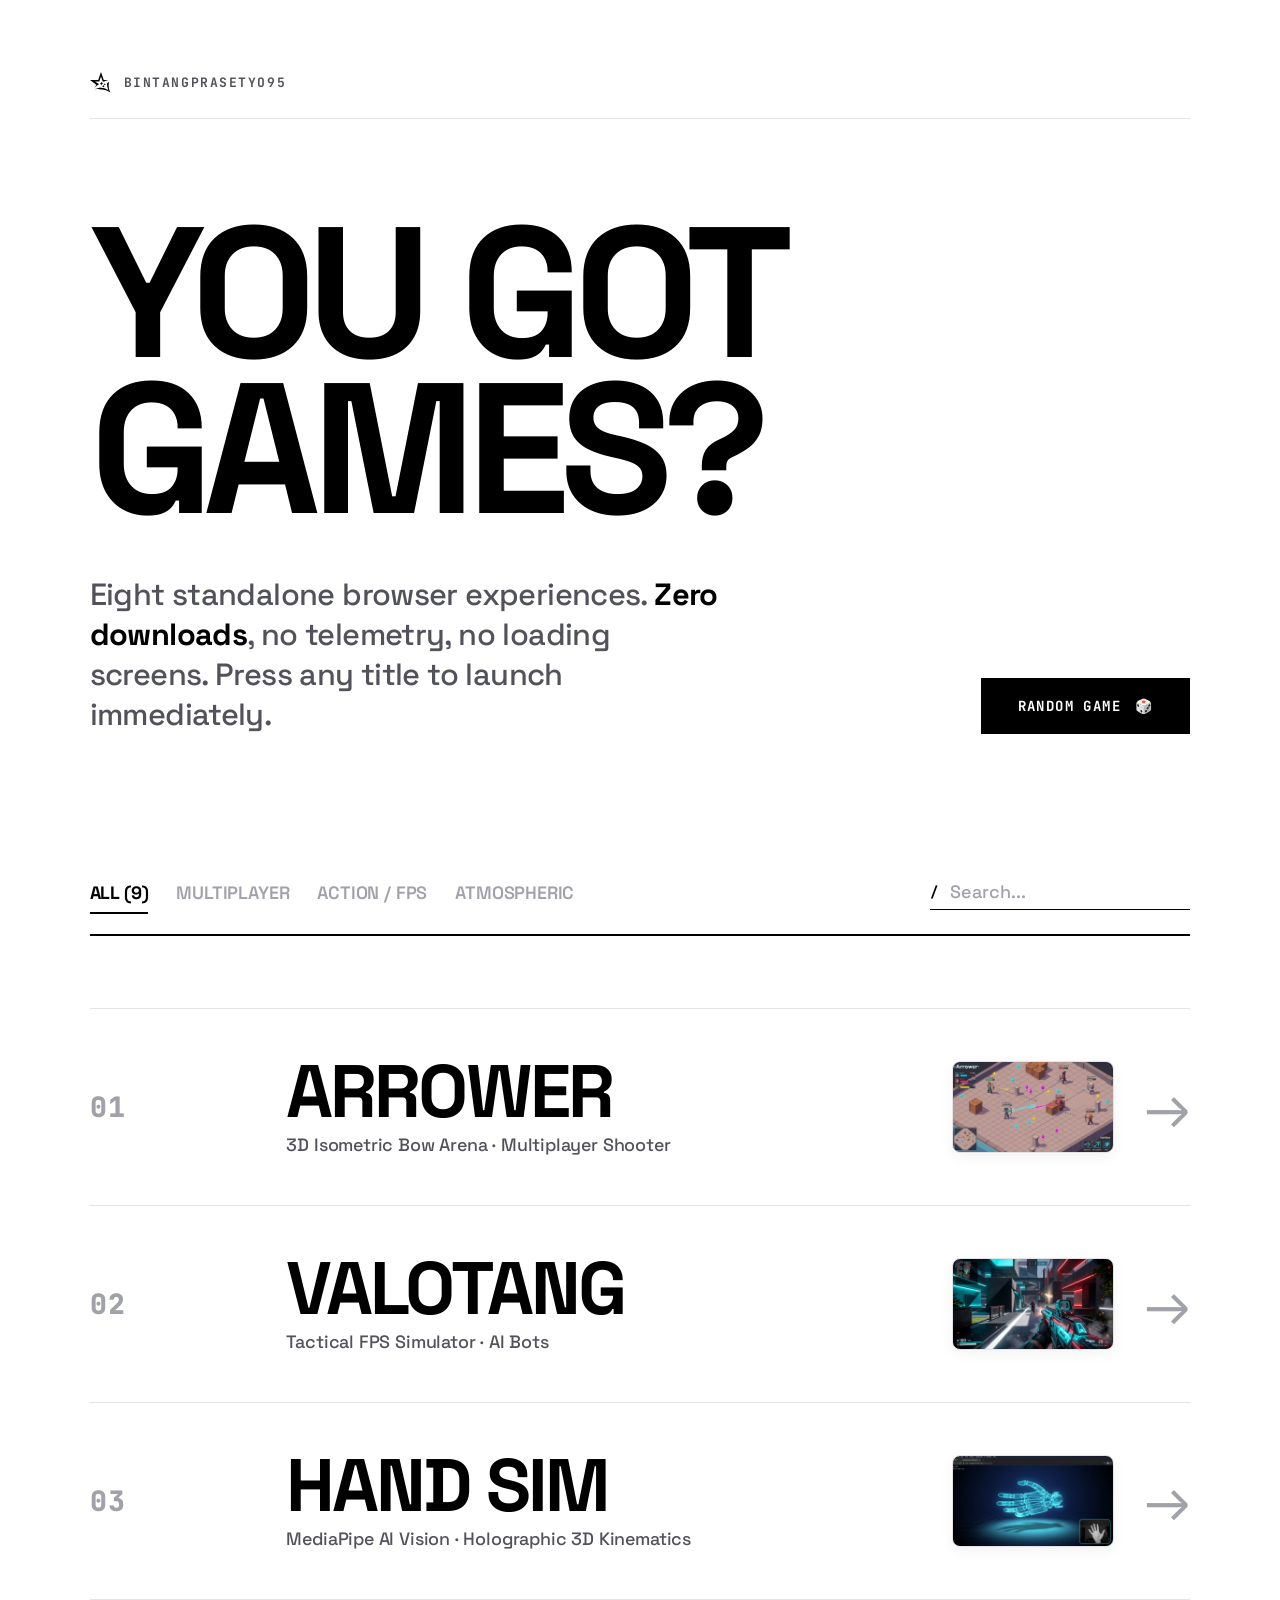
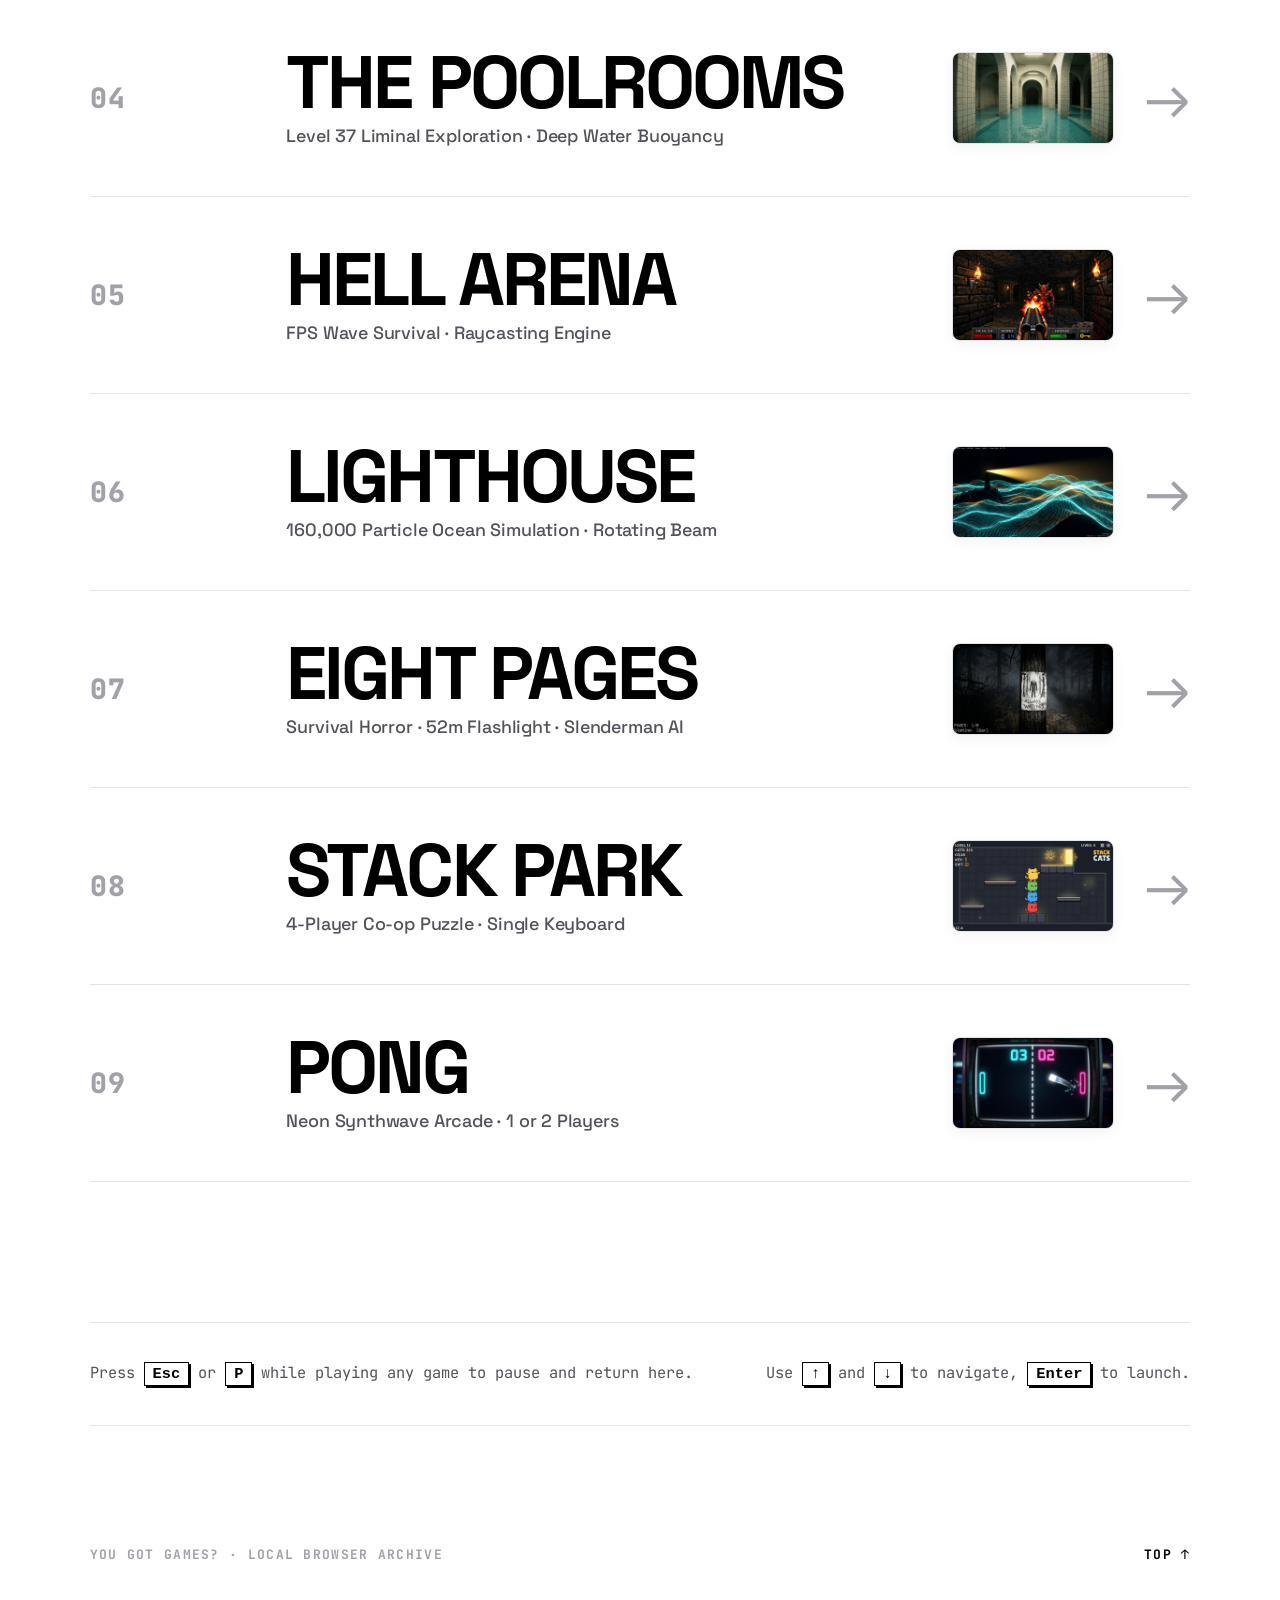
<file: index.html>
<!DOCTYPE html>
<html lang="en">
<head>
  <meta charset="UTF-8">
  <meta name="viewport" content="width=device-width, initial-scale=1.0">
  <title>YOU GOT GAMES?</title>
  <link rel="icon" type="image/svg+xml" href="icon-colored.svg">
  
  <!-- Typography: Space Grotesk (Monumental Display) & JetBrains Mono -->
  <link rel="preconnect" href="https://fonts.googleapis.com">
  <link rel="preconnect" href="https://fonts.gstatic.com" crossorigin>
  <link href="https://fonts.googleapis.com/css2?family=JetBrains+Mono:wght@500;700;800&family=Space+Grotesk:wght@400;500;700;800&display=swap" rel="stylesheet">

  <style>
    /* =====================================================================
       PURE ULTRA-MINIMALIST LIGHT THEME
       - Giant monumental typography (up to 210px)
       - Immense whitespace & vast breathing margins
       - Zero clutter, zero fake telemetry, zero wasted space
       - Proud, prominent display of custom icon.svg with game gradients
       ===================================================================== */

    :root {
      --bg: #ffffff;
      --ink: #000000;
      --ink-secondary: #52525b;
      --ink-muted: #a1a1aa;
      --border: #e4e4e7;
      --border-dark: #000000;
      
      --font-display: 'Space Grotesk', -apple-system, BlinkMacSystemFont, sans-serif;
      --font-mono: 'JetBrains Mono', monospace;
    }

    *, *::before, *::after {
      box-sizing: bor-der-box;
      margin: 0;
      padding: 0;
    }

    html {
      scroll-behavior: smooth;
      background-color: var(--bg);
    }

    body {
      background-color: var(--bg);
      color: var(--ink);
      font-family: var(--font-display);
      min-height: 100vh;
      overflow-x: hidden;
      line-height: 1.35;
      -webkit-font-smoothing: antialiased;
      -moz-osx-font-smoothing: grayscale;
    }

    /* Large Margins Container */
    .viewport {
      max-width: 1540px;
      margin: 0 auto;
      padding: 72px 7vw 160px;
    }

    /* Top Utility Bar: Simple, Clean, Non-intrusive */
    .top-bar {
      display: flex;
      justify-content: space-between;
      align-items: center;
      margin-bottom: 96px;
      padding-bottom: 24px;
      border-bottom: 1px solid var(--border);
      font-family: var(--font-mono);
      font-size: 13px;
      font-weight: 700;
      letter-spacing: 0.12em;
      text-transform: uppercase;
      color: var(--ink-secondary);
    }

    .top-bar-left {
      display: flex;
      align-items: center;
      gap: 12px;
    }

    .top-bar-star {
      width: 22px;
      height: 22px;
      display: inline-block;
      vertical-align: middle;
    }

    .top-bar-star svg {
      width: 100%;
      height: 100%;
    }

    .top-status-dot {
      width: 8px;
      height: 8px;
      background: #000000;
      border-radius: 50%;
    }

    /* =====================================================================
       HERO: MONUMENTAL TYPOGRAPHY & PROMINENT HERO ICON
       ===================================================================== */
    .hero-section {
      margin-bottom: 140px;
    }

    .hero-top-row {
      display: flex;
      align-items: flex-start;
      justify-content: space-between;
      gap: 40px;
      margin-bottom: 32px;
      flex-wrap: wrap;
    }

    /* The User's Hero Icon: Large, Proud, Radiant */
    .hero-icon-container {
      width: clamp(96px, 10vw, 130px);
      height: clamp(96px, 10vw, 130px);
      flex-shrink: 0;
      display: flex;
      align-items: center;
      justify-content: center;
      animation: heroFloat 8s ease-in-out infinite alternate;
      cursor: pointer;
      transition: transform 0.4s cubic-bezier(0.16, 1, 0.3, 1);
    }

    .hero-icon-container:hover {
      transform: scale(1.12) rotate(12deg);
    }

    .hero-icon-container svg {
      width: 100%;
      height: 100%;
      filter: drop-shadow(0 12px 28px rgba(0, 0, 0, 0.16));
    }

    @keyframes heroFloat {
      0% { transform: translateY(0px) rotate(0deg); }
      100% { transform: translateY(-10px) rotate(6deg); }
    }

    /* Monumental Title: LARGER AND BIGGER */
    .monumental-title {
      font-size: clamp(68px, 14.5vw, 210px);
      font-weight: 800;
      line-height: 0.84;
      letter-spacing: -0.05em;
      text-transform: uppercase;
      color: var(--ink);
      word-break: break-word;
    }

    .hero-bottom-row {
      display: flex;
      justify-content: space-between;
      align-items: flex-end;
      margin-top: 48px;
      gap: 32px;
      flex-wrap: wrap;
    }

    .hero-subtitle {
      font-size: clamp(20px, 2.4vw, 32px);
      font-weight: 500;
      color: var(--ink-secondary);
      max-width: 32ch;
      line-height: 1.3;
      letter-spacing: -0.02em;
    }

    .hero-subtitle strong {
      color: var(--ink);
      font-weight: 700;
    }

    /* Tactile Minimalist Action Button */
    .btn-minimal {
      display: inline-flex;
      align-items: center;
      gap: 14px;
      padding: 18px 36px;
      background: var(--ink);
      color: var(--bg);
      font-family: var(--font-mono);
      font-size: 14px;
      font-weight: 700;
      letter-spacing: 0.1em;
      text-transform: uppercase;
      text-decoration: none;
      border: 1px solid var(--ink);
      cursor: pointer;
      transition: all 0.2s cubic-bezier(0.16, 1, 0.3, 1);
    }

    .btn-minimal:hover {
      background: var(--bg);
      color: var(--ink);
      transform: translateY(-2px);
      box-shadow: 4px 4px 0px var(--ink);
    }

    .btn-minimal:active {
      transform: translateY(1px);
      box-shadow: none;
    }

    /* =====================================================================
       MINIMAL CONTROLS: CLEAN FILTER & SEARCH (No Wasted Space)
       ===================================================================== */
    .filter-bar {
      display: flex;
      justify-content: space-between;
      align-items: center;
      gap: 24px;
      margin-bottom: 72px;
      padding-bottom: 24px;
      border-bottom: 2px solid var(--ink);
      flex-wrap: wrap;
    }

    .filter-options {
      display: flex;
      gap: 28px;
      flex-wrap: wrap;
    }

    .filter-link {
      background: none;
      border: none;
      font-family: var(--font-display);
      font-size: clamp(16px, 1.4vw, 20px);
      font-weight: 600;
      color: var(--ink-muted);
      cursor: pointer;
      text-transform: uppercase;
      letter-spacing: -0.01em;
      transition: color 0.15s ease;
      padding: 4px 0;
      position: relative;
    }

    .filter-link:hover {
      color: var(--ink);
    }

    .filter-link.active {
      color: var(--ink);
      font-weight: 800;
    }

    .filter-link.active::after {
      content: '';
      position: absolute;
      left: 0;
      right: 0;
      bottom: -6px;
      height: 2px;
      background: var(--ink);
    }

    .search-wrap {
      display: flex;
      align-items: center;
      gap: 12px;
      border-bottom: 1px solid var(--border-dark);
      padding: 6px 0;
      min-width: 260px;
    }

    .search-icon {
      font-family: var(--font-mono);
      font-size: 14px;
      font-weight: 700;
      color: var(--ink);
    }

    .search-input {
      background: transparent;
      border: none;
      outline: none;
      font-family: var(--font-display);
      font-size: 18px;
      font-weight: 500;
      color: var(--ink);
      width: 100%;
    }

    .search-input::placeholder {
      color: var(--ink-muted);
    }

    /* =====================================================================
       GAMES LIST: MASSIVE TEXT, VAST SPACING, PROMINENT ICONS
       ===================================================================== */
    .games-list {
      display: flex;
      flex-direction: column;
      margin-bottom: 140px;
    }

    /* Individual Game Row */
    .game-row {
      position: relative;
      display: flex;
      align-items: center;
      justify-content: space-between;
      gap: 32px;
      padding: 48px 0;
      border-bottom: 1px solid var(--border);
      text-decoration: none;
      color: inherit;
      transition: all 0.25s cubic-bezier(0.16, 1, 0.3, 1);
    }

    .game-row:first-child {
      border-top: 1px solid var(--border);
    }

    .game-row:hover {
      padding-left: 20px;
      border-bottom-color: var(--ink);
    }

    .game-left {
      display: flex;
      align-items: center;
      gap: clamp(24px, 3.5vw, 56px);
      flex: 1;
      min-width: 0;
    }

    /* Game Number */
    .game-num {
      font-family: var(--font-mono);
      font-size: clamp(20px, 2.2vw, 32px);
      font-weight: 800;
      color: var(--ink-muted);
      letter-spacing: 0.05em;
      flex-shrink: 0;
      transition: color 0.2s ease;
    }

    .game-row:hover .game-num {
      color: var(--ink);
    }

    /* The User's Game Icon: Prominent, Big, Dynamic */
    .game-icon-box {
      width: clamp(56px, 5.5vw, 84px);
      height: clamp(56px, 5.5vw, 84px);
      flex-shrink: 0;
      display: flex;
      align-items: center;
      justify-content: center;
      transition: transform 0.3s cubic-bezier(0.16, 1, 0.3, 1);
    }

    .game-row:hover .game-icon-box {
      transform: scale(1.18) rotate(8deg);
    }

    .game-icon-box svg {
      width: 100%;
      height: 100%;
      filter: drop-shadow(0 4px 14px rgba(0, 0, 0, 0.12));
    }

    /* Game Title & Subtitle: LARGER AND BIGGER */
    .game-title-group {
      display: flex;
      flex-direction: column;
      gap: 6px;
      min-width: 0;
    }

    .game-title {
      font-size: clamp(38px, 5.8vw, 88px);
      font-weight: 800;
      line-height: 0.94;
      letter-spacing: -0.04em;
      text-transform: uppercase;
      color: var(--ink);
      transition: transform 0.2s ease;
    }

    .game-sub {
      font-size: clamp(15px, 1.4vw, 20px);
      font-weight: 500;
      color: var(--ink-secondary);
      letter-spacing: -0.01em;
    }

    /* Game Right: Arrow and Action */
    .game-right {
      display: flex;
      align-items: center;
      gap: clamp(16px, 2.4vw, 36px);
      flex-shrink: 0;
    }

    /* Game Thumbnail Preview Card */
    .game-thumb-wrap {
      width: clamp(120px, 12.5vw, 190px);
      aspect-ratio: 16 / 9;
      border-radius: 8px;
      overflow: hidden;
      border: 1px solid var(--border);
      background: #f4f4f5;
      box-shadow: 0 4px 14px rgba(0, 0, 0, 0.05);
      flex-shrink: 0;
      position: relative;
      transition: all 0.3s cubic-bezier(0.16, 1, 0.3, 1);
    }

    .game-thumb {
      width: 100%;
      height: 100%;
      object-fit: cover;
      display: block;
      transition: transform 0.4s cubic-bezier(0.16, 1, 0.3, 1);
    }

    .game-row:hover .game-thumb-wrap {
      border-color: var(--ink);
      transform: translateY(-2px) scale(1.03);
      box-shadow: 0 8px 22px rgba(0, 0, 0, 0.12);
    }

    .game-row:hover .game-thumb {
      transform: scale(1.05);
    }

    .game-arrow {
      font-size: clamp(32px, 4.5vw, 64px);
      font-weight: 400;
      color: var(--ink-muted);
      transition: all 0.25s cubic-bezier(0.16, 1, 0.3, 1);
    }

    .game-row:hover .game-arrow {
      color: var(--ink);
      transform: translateX(12px);
    }

    @media (max-width: 860px) {
      .game-row {
        gap: 20px;
        padding: 36px 0;
      }
      .game-thumb-wrap {
        width: 110px;
      }
    }

    @media (max-width: 640px) {
      .game-row {
        flex-direction: column;
        align-items: flex-start;
        gap: 20px;
      }
      .game-left {
        width: 100%;
      }
      .game-right {
        width: 100%;
        justify-content: space-between;
      }
      .game-thumb-wrap {
        width: 150px;
      }
    }

    /* =====================================================================
       BOTTOM SECTION: VAST BLANK SPACES, MINIMAL INSTRUCTIONS
       ===================================================================== */
    .bottom-note {
      margin-bottom: 120px;
      padding: 40px 0;
      border-top: 1px solid var(--border);
      border-bottom: 1px solid var(--border);
      display: flex;
      justify-content: space-between;
      align-items: center;
      font-family: var(--font-mono);
      font-size: clamp(13px, 1.2vw, 16px);
      color: var(--ink-secondary);
      flex-wrap: wrap;
      gap: 16px;
    }

    .bottom-note kbd {
      background: var(--bg);
      border: 1px solid var(--border-dark);
      color: var(--ink);
      padding: 2px 8px;
      font-weight: 700;
      box-shadow: 2px 2px 0px var(--border-dark);
    }

    /* Minimalist Footer */
    footer {
      display: flex;
      justify-content: space-between;
      align-items: center;
      font-family: var(--font-mono);
      font-size: 13px;
      font-weight: 700;
      letter-spacing: 0.1em;
      text-transform: uppercase;
      color: var(--ink-muted);
      flex-wrap: wrap;
      gap: 16px;
    }

    footer a {
      color: var(--ink);
      text-decoration: none;
      transition: opacity 0.2s ease;
    }

    footer a:hover {
      opacity: 0.6;
    }

    #no-results {
      display: none;
      padding: 100px 0;
      text-align: center;
      font-size: 24px;
      font-weight: 700;
      color: var(--ink-muted);
    }
  </style>
</head>
<body>

  <!-- Reusable SVG Star Symbol from icon.svg -->
  <svg style="display: none;" xmlns="http://www.w3.org/2000/svg">
    <symbol id="star-path" viewBox="0 0 200 200">
      <path fill-rule="evenodd" d="M 33.2608789622268,149.7963776520648 A 25.17052382335184,103.73843372983761 59.891247 0,1 49.965078540340485,134.8178692216952 L 44.834624047034,134.8178692216952 L 33.2608789622268,149.7963776520648 M 50.659657478899916,127.27944069740559 L 44.834624047034,134.8178692216952 L 49.965078540340485,134.8178692216952 A 25.17052382335184,103.73843372983761 59.891247 0,1 52.54925836464416,132.755650750632 L 50.659657478899916,127.27944069740559 L 52.54925836464416,132.755650750632 A 25.17052382335184,103.73843372983761 59.891247 0,1 65.95421071044913,122.7667239656696 L 58.560741824553446,117.0533551703264 L 50.659657478899916,127.27944069740559 M 99.99981811713519,1.3965582468244975e-06 L 92.85580501989439,20.706222533318318 L 84.72268157144127,44.27988476201336 L 75.22601231950279,71.8033165093536 L 45.80785310857736,71.8033165093536 L 31.518798030143916,71.8033165093536 L 18.5384813560156,71.8033165093536 L -4.2095665619967804e-08,71.8033165093536 L 17.7737271793652,85.5371231624168 L 42.9767797933216,105.01143815090157 L 58.560741824553446,117.05335517032637 L 65.95421071044913,122.76672396566957 A 25.17052382335184,103.73843372983761 59.891247 0,1 71.42222339346192,118.97625799646556 A 25.17052382335184,103.73843372983761 59.891247 0,1 81.40089603152472,112.41105655128399 A 25.17052382335184,103.73843372983761 59.891247 0,1 81.98073656753577,112.04276962227996 A 25.17052382335184,103.73843372983761 59.891247 0,1 84.83639604612625,110.24741668720316 L 77.63757257605216,106.07328009060157 L 52.62762899051337,91.57063544404639 L 42.22278330215225,85.5371231624168 L 50.54594300421496,85.5371231624168 L 70.48792242386521,85.5371231624168 L 84.72319403098184,85.5371231624168 L 89.46128392661944,71.8033165093536 L 95.9614287818096,52.96416290681831 L 99.97318409807359,41.33561042283086 L 106.9025787432408,61.41844782211519 L 110.4855927641976,71.80331650935358 L 115.22368265983519,85.53712316241678 L 129.51223419968719,85.53712316241678 L 130.6150530782784,85.53712316241678 A 25.17052382335184,103.73843372983761 59.891247 0,1 135.363897685744,83.41035659603199 A 25.17052382335184,103.73843372983761 59.891247 0,1 152.57007864232241,76.50453310729517 A 25.17052382335184,103.73843372983761 59.891247 0,1 167.3882675251288,71.80331650935358 L 154.19229558523358,71.80331650935358 L 124.7741443040496,71.80331650935358 L 107.117712628508,20.628876826530245 L 99.99981811713519,1.3965582468244975e-06 M 156.60853,128.49552 A 95.595317,53.673533 88.408395 0,0 160.88217,147.06699 A 43.958293,16.620079 0.21703807 0,1 162.21077,150.55205 A 43.958293,16.620079 0.21703807 0,1 161.98546,150.57635000000002 A 95.595317,53.673533 88.408395 0,0 162.29344999999998,151.49877 A 95.595317,53.673533 88.408395 0,0 162.31824999999998,151.57267000000002 A 95.595317,53.673533 88.408395 0,0 169.15968999999998,167.80992 A 108.99035,60.91247 1.5775816 0,1 169.29043,167.91276 A 16.620079,43.958293 0.21703807 0,1 169.23872999999998,167.96186 A 95.595317,53.673533 88.408395 0,1 169.15962999999996,167.80993 A 108.99035,60.91247 1.5775816 0,0 156.52163999999996,159.47297 A 108.99035,60.91247 1.5775816 0,0 153.28772999999995,157.74491 A 108.99035,60.91247 1.5775816 0,0 151.66560999999996,156.92688 A 108.99035,60.91247 1.5775816 0,0 149.11640999999995,155.70266 A 108.99035,60.91247 1.5775816 0,0 145.89644999999996,154.25624000000002 A 108.99035,60.91247 1.5775816 0,0 131.15419999999995,148.83796 A 43.958293,16.620079 0.21703807 0,1 123.71072999999994,146.86909 A 43.958293,16.620079 0.21703807 0,1 122.25241999999994,146.37093 A 108.99035,60.91247 1.5775816 0,0 113.21316999999995,144.39121 A 108.99035,60.91247 1.5775816 0,0 86.63236799999996,141.25548 A 24.965841,95.405174 64.039403 0,1 84.24956799999995,142.22390000000001 A 24.965841,95.405174 64.039403 0,1 77.47013699999995,144.86146000000002 A 24.965841,95.405174 64.039403 0,1 37.45552499999995,156.04941000000002 A 122.7887,49.846216 4.5754829 0,1 75.97617099999995,155.41172000000003 A 122.7887,49.846216 4.5754829 0,1 84.19013999999996,155.93779000000004 A 122.7887,49.846216 4.5754829 0,1 114.37227999999996,159.83833000000004 A 122.7887,49.846216 4.5754829 0,1 127.03868999999996,162.46349000000004 A 122.7887,49.846216 4.5754829 0,1 139.58778999999996,165.73202000000003 A 122.7887,49.846216 4.5754829 0,1 143.76686999999995,166.98621000000003 A 122.7887,49.846216 4.5754829 0,1 149.24766999999994,168.77215000000004 A 122.7887,49.846216 4.5754829 0,1 178.08104999999995,181.75688000000005 A 122.7887,49.846216 4.5754829 0,1 185.56585999999996,186.72196000000005 A 122.7887,49.846216 4.5754829 0,1 190.03742999999997,190.29590000000005 A 53.673533,95.595317 6.6074741 0,1 174.65748999999997,159.55979000000005 A 53.673533,95.595317 6.6074741 0,1 172.26021999999998,149.20538000000005 A 53.673533,95.595317 6.6074741 0,1 171.39101999999997,143.99950000000004 A 53.673533,95.595317 6.6074741 0,1 170.52646999999996,136.87642000000005 A 43.958293,16.620079 0.21703807 0,0 156.60845999999995,128.49554000000006 L 156.60853,128.49552 M 172.33057,88.672107 A 24.965841,95.405174 64.039403 0,1 154.40091,103.99468999999999 A 95.595317,53.673533 88.408395 0,0 154.56473,109.11064999999999 A 95.595317,53.673533 88.408395 0,0 155.19362999999998,117.75974 A 95.595317,53.673533 88.408395 0,0 155.29491,118.75605999999999 A 16.620079,43.958293 0.21703807 0,1 155.64011,121.78119999999998 A 95.595317,53.673533 88.408395 0,0 156.60853,128.49551999999997 A 43.958293,16.620079 0.21703807 0,1 170.52654,136.87639999999996 A 53.673533,95.595317 6.6074741 0,1 169.83873,119.15241999999996 A 53.673533,95.595317 6.6074741 0,1 170.5932,105.81317999999996 A 53.673533,95.595317 6.6074741 0,1 172.93672999999998,89.66739499999996 A 16.620079,43.958293 0.21703807 0,0 172.33057,88.67210699999995 L 172.33057,88.672107 M 160.88217,147.06699 A 95.595317,53.673533 88.408395 0,0 161.98546,150.57634000000002 A 43.958293,16.620079 0.21703807 0,0 162.21077,150.55204 A 43.958293,16.620079 0.21703807 0,0 160.88217,147.06698 L 160.88217,147.06699 M 134.1205,102.51519 A 11.175629,10.942781 0.0 0,1 127.71261999999999,111.78698 A 13.971375,13.350425 0.0 0,0 132.69733,110.15865 A 13.971375,13.350425 0.0 0,0 130.79253,112.68200999999999 A 13.971375,13.350425 0.0 0,0 129.74402,114.95629 A 11.175629,10.942781 0.0 0,1 134.13445000000002,122.96355 A 11.175629,10.942781 0.0 0,1 136.61233000000001,116.70347 A 11.175629,10.942781 0.0 0,1 144.22582000000003,112.70474999999999 A 11.175629,10.942781 0.0 0,1 135.89558000000002,107.76292999999998 A 11.175629,10.942781 0.0 0,1 135.85628000000003,107.70352999999999 A 11.175629,10.942781 0.0 0,1 134.12047000000004,102.51521999999999 L 134.1205,102.51519 M 132.69733,110.15865 A 13.971375,13.350425 0.0 0,1 127.71261999999999,111.78698 A 11.175629,10.942781 0.0 0,1 127.47180999999999,111.89446 A 11.175629,10.942781 0.0 0,1 126.91008,112.11873999999999 A 11.175629,10.942781 0.0 0,1 124.02911999999999,112.77398999999998 A 11.175629,10.942781 0.0 0,1 127.86868,113.82767999999999 A 11.175629,10.942781 0.0 0,1 129.74402,114.95628999999998 A 13.971375,13.350425 0.0 0,1 130.79253,112.68200999999998 A 13.971375,13.350425 0.0 0,1 132.69733,110.15864999999998 L 132.69733,110.15865 M 105.23538,86.803516 A 19.923979,18.957594 0.0 0,1 100.03483,98.511373 A 19.923979,18.957594 0.0 0,1 95.22706,102.16645000000001 A 19.923979,18.957594 0.0 0,0 92.51072099999999,105.74962000000001 A 19.923979,18.957594 0.0 0,1 105.21546999999998,121.68934 A 15.937085,15.538741 0.0 0,1 105.20846999999998,121.22705 A 15.937085,15.538741 0.0 0,1 115.79012999999998,106.59204000000001 A 19.923979,18.957594 0.0 0,1 118.19180999999998,105.56325000000001 A 19.923979,18.957594 0.0 0,1 123.25085999999997,104.45593000000001 A 19.923979,18.957594 0.0 0,1 108.51509999999998,96.06267000000001 A 19.923979,18.957594 0.0 0,1 105.35586999999998,87.997414 A 19.923979,18.957594 0.0 0,1 105.23507999999998,86.803516 L 105.23538,86.803516 M 121.48212,116.9646 A 13.971375,13.350425 0.0 0,1 108.88288,129.47908 A 11.175629,10.942781 0.0 0,0 108.88788,129.48308 A 13.971375,13.350425 0.0 0,1 115.09938,131.53412 A 13.971375,13.350425 0.0 0,1 119.19991,135.39176 A 13.971375,13.350425 0.0 0,1 121.50003000000001,141.91178 A 13.971375,13.350425 0.0 0,1 125.14683000000001,133.6668 A 13.971375,13.350425 0.0 0,1 128.5182,131.09332 A 13.971375,13.350425 0.0 0,1 131.78984,129.80089 A 13.971375,13.350425 0.0 0,1 134.11631,129.39626 A 13.971375,13.350425 0.0 0,1 130.42299,128.56996 A 13.971375,13.350425 0.0 0,1 129.94137,128.38341 A 13.971375,13.350425 0.0 0,1 125.43208000000001,125.43475 A 13.971375,13.350425 0.0 0,1 121.48246000000002,116.96498 L 121.48212,116.9646 M 95.22706,102.16645 A 19.923979,18.957594 0.0 0,1 87.244574,104.57628 A 19.923979,18.957594 0.0 0,1 92.510721,105.74962 A 19.923979,18.957594 0.0 0,1 95.22706000000001,102.16645 L 95.22706,102.16645"/>
    </symbol>

    <!-- Linear Gradients for the User's Star Icon -->
    <defs>
      <!-- Hero Star Gradient: Vibrant Radiant Amber to Indigo -->
      <linearGradient id="grad-hero" x1="0%" y1="0%" x2="100%" y2="100%" gradientTransform="rotate(45)">
        <stop offset="0%" stop-color="#f59e0b"/>
        <stop offset="50%" stop-color="#ec4899"/>
        <stop offset="100%" stop-color="#6366f1"/>
      </linearGradient>

      <!-- Arrower: Coral to Warm Gold to Teal -->
      <linearGradient id="grad-arrower" x1="0%" y1="0%" x2="100%" y2="100%">
        <stop offset="0%" stop-color="#ff6b4a"/>
        <stop offset="50%" stop-color="#ffcf5a"/>
        <stop offset="100%" stop-color="#2fd6b8"/>
      </linearGradient>

      <!-- Hand Simulation: Cyan to Electric Blue to Deep Navy -->
      <linearGradient id="grad-hand-sim" x1="0%" y1="0%" x2="100%" y2="100%">
        <stop offset="0%" stop-color="#5ae0ff"/>
        <stop offset="50%" stop-color="#0099ff"/>
        <stop offset="100%" stop-color="#0a1e3f"/>
      </linearGradient>

      <!-- Pong: Synthwave Hot Pink to Cyan -->
      <linearGradient id="grad-pong" x1="0%" y1="0%" x2="100%" y2="100%">
        <stop offset="0%" stop-color="#ff007f"/>
        <stop offset="50%" stop-color="#9333ea"/>
        <stop offset="100%" stop-color="#00b4d8"/>
      </linearGradient>

      <!-- Hell Arena: Crimson Blood to Molten Brass -->
      <linearGradient id="grad-hell" x1="0%" y1="0%" x2="100%" y2="100%">
        <stop offset="0%" stop-color="#e11d48"/>
        <stop offset="55%" stop-color="#c2410c"/>
        <stop offset="100%" stop-color="#d97706"/>
      </linearGradient>

      <!-- Stack Park: 4-Player Primary Rainbow -->
      <linearGradient id="grad-pico" x1="0%" y1="0%" x2="100%" y2="100%">
        <stop offset="0%" stop-color="#dc2626"/>
        <stop offset="33%" stop-color="#eab308"/>
        <stop offset="66%" stop-color="#16a34a"/>
        <stop offset="100%" stop-color="#2563eb"/>
      </linearGradient>

      <!-- Poolrooms: Liminal Turquoise to Abyssal Depths -->
      <linearGradient id="grad-pool" x1="0%" y1="0%" x2="100%" y2="100%">
        <stop offset="0%" stop-color="#0d9488"/>
        <stop offset="50%" stop-color="#06b6d4"/>
        <stop offset="100%" stop-color="#0f172a"/>
      </linearGradient>

      <!-- Slender: Parchment Amber to Pine Mist to Midnight -->
      <linearGradient id="grad-slender" x1="0%" y1="0%" x2="100%" y2="100%">
        <stop offset="0%" stop-color="#854d0e"/>
        <stop offset="50%" stop-color="#3f6212"/>
        <stop offset="100%" stop-color="#18181b"/>
      </linearGradient>

      <!-- Lighthouse: Amber Light to Deep Ocean -->
      <linearGradient id="grad-lighthouse" x1="0%" y1="0%" x2="100%" y2="100%">
        <stop offset="0%" stop-color="#d97706"/>
        <stop offset="50%" stop-color="#0284c7"/>
        <stop offset="100%" stop-color="#1e1b4b"/>
      </linearGradient>

      <!-- Hand: Coral Heat to Kinetic Violet -->
      <linearGradient id="grad-hand" x1="0%" y1="0%" x2="100%" y2="100%">
        <stop offset="0%" stop-color="#e11d48"/>
        <stop offset="50%" stop-color="#7c3aed"/>
        <stop offset="100%" stop-color="#4338ca"/>
      </linearGradient>

      <!-- Valotang: Cyan to Red -->
      <linearGradient id="grad-valotang" x1="0%" y1="0%" x2="100%" y2="100%">
        <stop offset="0%" stop-color="#3fe8d5"/>
        <stop offset="50%" stop-color="#0f1923"/>
        <stop offset="100%" stop-color="#ff4655"/>
      </linearGradient>
    </defs>
  </svg>

  <div class="viewport">
    
    <!-- Minimal Top Bar -->
    <header class="top-bar">
      <div class="top-bar-left">
        <span class="top-bar-star">
          <svg viewBox="0 0 200 200"><use href="#star-path" fill="#000000"></use></svg>
        </span>
        <span>BINTANGPRASETYO95</span>
      </div>
    </header>

    <!-- Hero: Colossal Typography & Prominent Hero Icon -->
    <section class="hero-section">
      <div class="hero-top-row">
        <!-- Monumental Title: LARGER AND BIGGER -->
        <h1 class="monumental-title">
          YOU GOT<br>
          GAMES?
        </h1>

        <!-- The User's Star Icon (Heroic Scale) -->
        <div class="hero-icon-container" title="You Got Games? — Official Star Mark">
          <svg viewBox="0 0 200 200"><use href="#star-path" fill="url(#grad-hero)"></use></svg>
        </div>
      </div>

      <div class="hero-bottom-row">
        <p class="hero-subtitle">
          Eight standalone browser experiences. <strong>Zero downloads</strong>, no telemetry, no loading screens. Press any title to launch immediately.
        </p>

        <button type="button" class="btn-minimal" id="randomGameBtn">
          <span>Random Game</span>
          <span>🎲</span>
        </button>
      </div>
    </section>

    <!-- Minimal Filter & Search Bar -->
    <nav class="filter-bar">
      <div class="filter-options">
        <button class="filter-link active" data-filter="all">All (9)</button>
        <button class="filter-link" data-filter="multiplayer">Multiplayer</button>
        <button class="filter-link" data-filter="action">Action / FPS</button>
        <button class="filter-link" data-filter="horror">Atmospheric</button>
      </div>

      <div class="search-wrap">
        <span class="search-icon">/</span>
        <input type="text" id="gameSearch" class="search-input" placeholder="Search..." autocomplete="off">
      </div>
    </nav>

    <!-- Main Games Showcase: Huge Typographic List with Prominent Icons & Previews -->
    <main class="games-list" id="gamesContainer">

      <!-- 01 // Arrower -->
      <a href="games/arrower.html" class="game-row" data-tags="all action multiplayer" data-title="arrower 3d arrow io bow arena multiplayer shooter combat battle royale">
        <div class="game-left">
          <span class="game-num">01</span>
          <div class="game-icon-box" title="Arrower">
            <svg viewBox="0 0 200 200"><use href="#star-path" fill="url(#grad-arrower)"></use></svg>
          </div>
          <div class="game-title-group">
            <h2 class="game-title">Arrower</h2>
            <div class="game-sub">3D Isometric Bow Arena · Multiplayer Shooter</div>
          </div>
        </div>
        <div class="game-right">
          <div class="game-thumb-wrap" title="Arrower Gameplay Capture">
            <img src="previews/arrower.jpg" alt="Arrower Gameplay Capture" class="game-thumb" loading="lazy">
          </div>
          <span class="game-arrow">→</span>
        </div>
      </a>

      <!-- 02 // Valotang -->
      <a href="games/valotang.html" class="game-row" data-tags="all action" data-title="valotang valorant clone fps shooter action tactical">
        <div class="game-left">
          <span class="game-num">02</span>
          <div class="game-icon-box" title="Valotang">
            <svg viewBox="0 0 200 200"><use href="#star-path" fill="url(#grad-valotang)"></use></svg>
          </div>
          <div class="game-title-group">
            <h2 class="game-title">Valotang</h2>
            <div class="game-sub">Tactical FPS Simulator · AI Bots</div>
          </div>
        </div>
        <div class="game-right">
          <div class="game-thumb-wrap" title="Valotang Gameplay Capture">
            <img src="previews/valotang.jpg" alt="Valotang Gameplay Capture" class="game-thumb" loading="lazy">
          </div>
          <span class="game-arrow">→</span>
        </div>
      </a>
      <!-- 03 // Hand Simulation -->
      <a href="games/hand-simulation.html" class="game-row" data-tags="all horror action" data-title="hand simulation mediapipe ai vision holographic 3d kinematics interactive camera">
        <div class="game-left">
          <span class="game-num">03</span>
          <div class="game-icon-box" title="Hand Simulation">
            <svg viewBox="0 0 200 200"><use href="#star-path" fill="url(#grad-hand-sim)"></use></svg>
          </div>
          <div class="game-title-group">
            <h2 class="game-title">Hand Sim</h2>
            <div class="game-sub">MediaPipe AI Vision · Holographic 3D Kinematics</div>
          </div>
        </div>
        <div class="game-right">
          <div class="game-thumb-wrap" title="Hand Simulation Capture">
            <img src="previews/hand-simulation.jpg" alt="Hand Simulation Capture" class="game-thumb" loading="lazy">
          </div>
          <span class="game-arrow">→</span>
        </div>
      </a>

      <!-- 04 // The Poolrooms -->
      <a href="games/poolrooms.html" class="game-row" data-tags="all horror" data-title="the poolrooms level 37 liminal exploration leviathan backrooms pool water">
        <div class="game-left">
          <span class="game-num">04</span>
          <div class="game-icon-box" title="The Poolrooms">
            <svg viewBox="0 0 200 200"><use href="#star-path" fill="url(#grad-pool)"></use></svg>
          </div>
          <div class="game-title-group">
            <h2 class="game-title">The Poolrooms</h2>
            <div class="game-sub">Level 37 Liminal Exploration · Deep Water Buoyancy</div>
          </div>
        </div>
        <div class="game-right">
          <div class="game-thumb-wrap" title="The Poolrooms Capture">
            <img src="previews/poolrooms.jpg" alt="The Poolrooms Capture" class="game-thumb" loading="lazy">
          </div>
          <span class="game-arrow">→</span>
        </div>
      </a>

      <!-- 05 // Hell Arena -->
      <a href="games/hell-arena.html" class="game-row" data-tags="all action" data-title="hell arena raycasting fps horde waves doom wolfenstein shooter">
        <div class="game-left">
          <span class="game-num">05</span>
          <div class="game-icon-box" title="Hell Arena">
            <svg viewBox="0 0 200 200"><use href="#star-path" fill="url(#grad-hell)"></use></svg>
          </div>
          <div class="game-title-group">
            <h2 class="game-title">Hell Arena</h2>
            <div class="game-sub">FPS Wave Survival · Raycasting Engine</div>
          </div>
        </div>
        <div class="game-right">
          <div class="game-thumb-wrap" title="Hell Arena Gameplay Capture">
            <img src="previews/hell-arena.jpg" alt="Hell Arena Gameplay Capture" class="game-thumb" loading="lazy">
          </div>
          <span class="game-arrow">→</span>
        </div>
      </a>

      <!-- 06 // Lighthouse -->
      <a href="games/lighthouse-particle-ocean.html" class="game-row" data-tags="all horror" data-title="lighthouse particle ocean 160000 waves 3d simulation interactive sea storm">
        <div class="game-left">
          <span class="game-num">06</span>
          <div class="game-icon-box" title="Lighthouse Particle Ocean">
            <svg viewBox="0 0 200 200"><use href="#star-path" fill="url(#grad-lighthouse)"></use></svg>
          </div>
          <div class="game-title-group">
            <h2 class="game-title">Lighthouse</h2>
            <div class="game-sub">160,000 Particle Ocean Simulation · Rotating Beam</div>
          </div>
        </div>
        <div class="game-right">
          <div class="game-thumb-wrap" title="Lighthouse Simulation Capture">
            <img src="previews/lighthouse.jpg" alt="Lighthouse Simulation Capture" class="game-thumb" loading="lazy">
          </div>
          <span class="game-arrow">→</span>
        </div>
      </a>

      <!-- 07 // Eight Pages (Slender) -->
      <a href="games/slender.html" class="game-row" data-tags="all horror" data-title="eight pages slender slenderman survival horror midnight forest flashlight">
        <div class="game-left">
          <span class="game-num">07</span>
          <div class="game-icon-box" title="Eight Pages (Slender)">
            <svg viewBox="0 0 200 200"><use href="#star-path" fill="url(#grad-slender)"></use></svg>
          </div>
          <div class="game-title-group">
            <h2 class="game-title">Eight Pages</h2>
            <div class="game-sub">Survival Horror · 52m Flashlight · Slenderman AI</div>
          </div>
        </div>
        <div class="game-right">
          <div class="game-thumb-wrap" title="Eight Pages Gameplay Capture">
            <img src="previews/slender.jpg" alt="Eight Pages Gameplay Capture" class="game-thumb" loading="lazy">
          </div>
          <span class="game-arrow">→</span>
        </div>
      </a>

      <!-- 08 // Stack Park -->
      <a href="games/pico.html" class="game-row" data-tags="all multiplayer" data-title="stack park 4 player co-op puzzle platformer pico cats keyboard">
        <div class="game-left">
          <span class="game-num">08</span>
          <div class="game-icon-box" title="Stack Park">
            <svg viewBox="0 0 200 200"><use href="#star-path" fill="url(#grad-pico)"></use></svg>
          </div>
          <div class="game-title-group">
            <h2 class="game-title">Stack Park</h2>
            <div class="game-sub">4-Player Co-op Puzzle · Single Keyboard</div>
          </div>
        </div>
        <div class="game-right">
          <div class="game-thumb-wrap" title="Stack Park Gameplay Capture">
            <img src="previews/pico.jpg" alt="Stack Park Gameplay Capture" class="game-thumb" loading="lazy">
          </div>
          <span class="game-arrow">→</span>
        </div>
      </a>

      <!-- 09 // Pong -->
      <a href="games/pong.html" class="game-row" data-tags="all multiplayer action" data-title="pong neon edition synthwave arcade 2 player classic">
        <div class="game-left">
          <span class="game-num">09</span>
          <div class="game-icon-box" title="Pong — Neon Edition">
            <svg viewBox="0 0 200 200"><use href="#star-path" fill="url(#grad-pong)"></use></svg>
          </div>
          <div class="game-title-group">
            <h2 class="game-title">Pong</h2>
            <div class="game-sub">Neon Synthwave Arcade · 1 or 2 Players</div>
          </div>
        </div>
        <div class="game-right">
          <div class="game-thumb-wrap" title="Pong Arcade Gameplay Capture">
            <img src="previews/pong.jpg" alt="Pong Arcade Gameplay Capture" class="game-thumb" loading="lazy">
          </div>
          <span class="game-arrow">→</span>
        </div>
      </a>

      <div id="no-results">No games match this filter.</div>
    </main>

    <!-- Minimal Navigation Note -->
    <div class="bottom-note">
      <div>
        Press <kbd>Esc</kbd> or <kbd>P</kbd> while playing any game to pause and return here.
      </div>
      <div>
        Use <kbd>↑</kbd> and <kbd>↓</kbd> to navigate, <kbd>Enter</kbd> to launch.
      </div>
    </div>

    <!-- Minimal Footer -->
    <footer>
      <div>
        YOU GOT GAMES? · LOCAL BROWSER ARCHIVE
      </div>
      <div>
        <a href="#" onclick="window.scrollTo({top: 0, behavior: 'smooth'}); return false;">TOP ↑</a>
      </div>
    </footer>

  </div>

  <script>
    // ─── MINIMAL FILTER & SEARCH ─────────────────────────────────────────
    const rows = Array.from(document.querySelectorAll('.game-row'));
    const filterLinks = Array.from(document.querySelectorAll('.filter-link'));
    const searchInput = document.getElementById('gameSearch');
    const noResults = document.getElementById('no-results');
    const randomBtn = document.getElementById('randomGameBtn');

    let activeFilter = 'all';
    let searchQuery = '';
    let selectedIdx = 0;

    function applyFilter() {
      const q = searchQuery.trim().toLowerCase();
      let visibleCount = 0;

      rows.forEach(row => {
        const tags = (row.getAttribute('data-tags') || '').split(' ');
        const searchTarget = (row.getAttribute('data-title') || '').toLowerCase();
        const matchesFilter = (activeFilter === 'all') || tags.includes(activeFilter);
        const matchesSearch = !q || searchTarget.includes(q);

        const visible = matchesFilter && matchesSearch;
        row.style.display = visible ? 'flex' : 'none';
        if (visible) visibleCount++;
      });

      if (noResults) {
        noResults.style.display = (visibleCount === 0) ? 'block' : 'none';
      }
    }

    filterLinks.forEach(link => {
      link.addEventListener('click', () => {
        filterLinks.forEach(l => l.classList.remove('active'));
        link.classList.add('active');
        activeFilter = link.getAttribute('data-filter') || 'all';
        applyFilter();
      });
    });

    if (searchInput) {
      searchInput.addEventListener('input', e => {
        searchQuery = e.target.value;
        applyFilter();
      });
    }

    // ─── RANDOM GAME ENGAGE ──────────────────────────────────────────────
    if (randomBtn) {
      randomBtn.addEventListener('click', () => {
        const visibleRows = rows.filter(r => r.style.display !== 'none');
        if (visibleRows.length === 0) return;
        const rand = visibleRows[Math.floor(Math.random() * visibleRows.length)];
        
        rand.scrollIntoView({ behavior: 'smooth', block: 'center' });
        rand.style.backgroundColor = '#f4f5f7';
        setTimeout(() => {
          rand.style.backgroundColor = '';
        }, 500);
      });
    }

    // ─── KEYBOARD NAVIGATION (UP/DOWN/ENTER) ──────────────────────────────
    window.addEventListener('keydown', e => {
      if (e.target && (e.target.tagName === 'INPUT' || e.target.tagName === 'TEXTAREA')) return;

      const visibleRows = rows.filter(r => r.style.display !== 'none');
      if (visibleRows.length === 0) return;

      if (e.key === 'ArrowDown') {
        e.preventDefault();
        selectedIdx = (selectedIdx + 1) % visibleRows.length;
        visibleRows[selectedIdx].scrollIntoView({ behavior: 'smooth', block: 'center' });
        visibleRows[selectedIdx].focus();
      } else if (e.key === 'ArrowUp') {
        e.preventDefault();
        selectedIdx = (selectedIdx - 1 + visibleRows.length) % visibleRows.length;
        visibleRows[selectedIdx].scrollIntoView({ behavior: 'smooth', block: 'center' });
        visibleRows[selectedIdx].focus();
      } else if (e.key === 'Enter') {
        if (visibleRows[selectedIdx]) {
          window.location.href = visibleRows[selectedIdx].href;
        }
      }
    });
  </script>
</body>
</html>
</file>
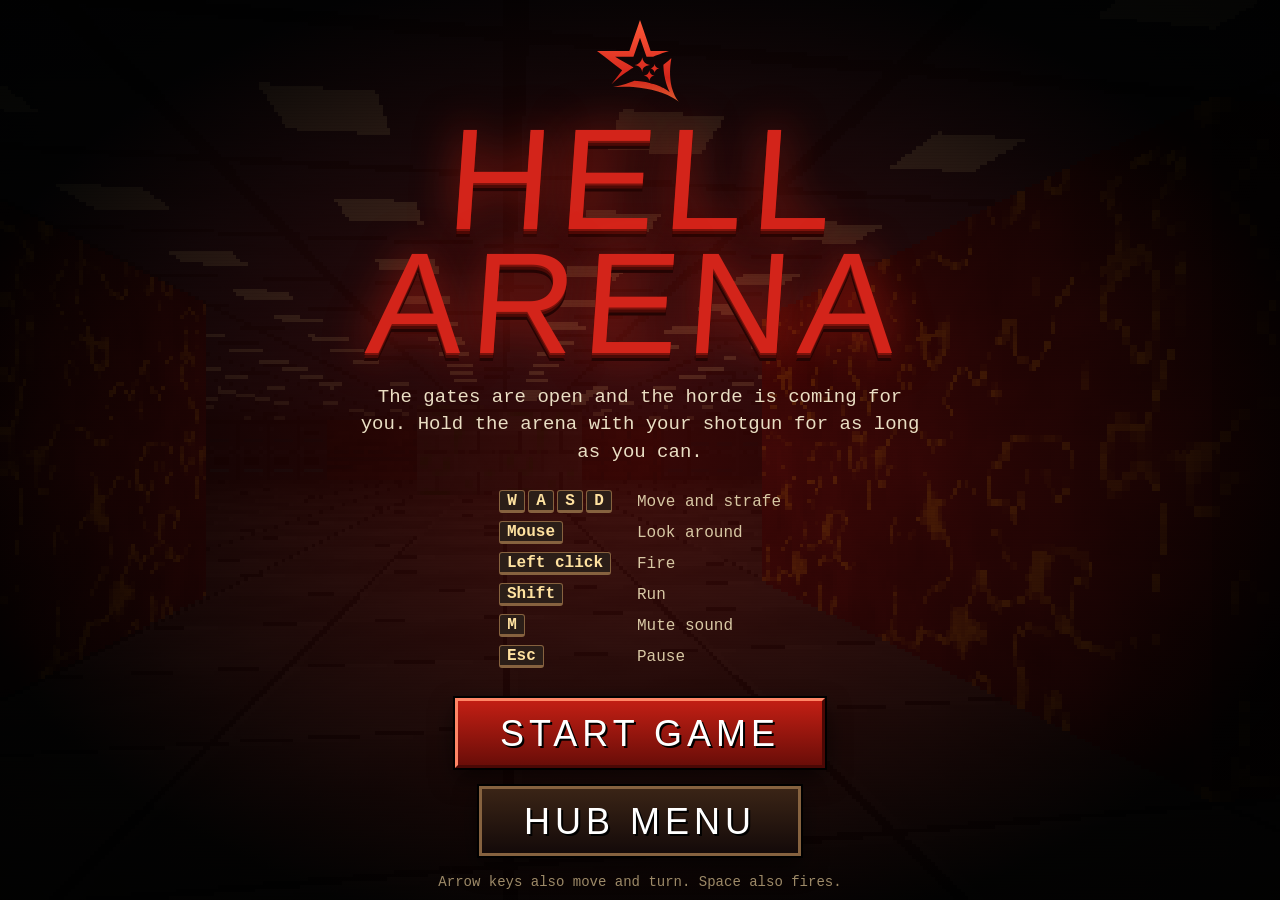
<file: games/hell-arena.html>
<!DOCTYPE html>
<html lang="en">
<head>
<meta charset="UTF-8">
<meta name="viewport" content="width=device-width, initial-scale=1, user-scalable=no">
<title>HELL ARENA — Retro Raycasting FPS</title>
<link rel="stylesheet" href="hub-nav.css">
<style>
  :root {
    --blood: #d3241a;
    --blood-deep: #6a0d08;
    --bone: #eadfc4;
    --rust: #8a5a34;
    --iron: #1a100d;
    --gold: #e8b85a;
    --num: Impact, Haettenschweiler, "Arial Narrow Bold", "Arial Black", sans-serif;
    --mono: "Courier New", Courier, monospace;
  }
  * { box-sizing: border-box; margin: 0; padding: 0; }
  html, body {
    width: 100%; height: 100%; overflow: hidden; background: #000; color: var(--bone);
    font-family: var(--mono); user-select: none; -webkit-user-select: none;
    touch-action: none;
  }
  #game {
    position: fixed; inset: 0; width: 100%; height: 100%; display: block; background: #000;
    image-rendering: -moz-crisp-edges; image-rendering: crisp-edges; image-rendering: pixelated;
  }
  /* CRT scanlines + vignette */
  #crt {
    position: fixed; inset: 0; pointer-events: none; z-index: 5;
    background:
      repeating-linear-gradient(to bottom, rgba(0,0,0,0) 0, rgba(0,0,0,0) 2px, rgba(0,0,0,.14) 3px),
      radial-gradient(ellipse at center, rgba(0,0,0,0) 58%, rgba(0,0,0,.6) 100%);
  }
  .hidden { display: none !important; }

  /* ---------- HUD ---------- */
  #hud { position: fixed; inset: 0; z-index: 10; pointer-events: none; }
  .panel {
    position: absolute;
    background: linear-gradient(#2b1d15, #140a09);
    border: 3px solid; border-color: #86623f #2a180f #2a180f #86623f;
    box-shadow: 0 0 0 2px #000, 0 8px 18px rgba(0,0,0,.55);
    padding: 8px 16px 10px;
  }
  .lbl { font-size: clamp(11px, 1.8vmin, 14px); letter-spacing: 3px; color: #c9a86a; margin-bottom: 2px; }
  .val {
    font-family: var(--num); font-size: clamp(30px, 7vmin, 60px); line-height: 1;
    color: #e5271a; letter-spacing: 2px;
    text-shadow: 0 3px 0 #000, 0 0 14px rgba(255, 50, 20, .45);
  }
  #healthPanel { left: 16px; bottom: 16px; min-width: 210px; }
  #healthPanel.low .val { animation: throb .5s steps(2) infinite; }
  @keyframes throb { 50% { color: #fff2c0; } }
  .bar { height: 10px; margin-top: 8px; background: #000; border: 2px solid #3a2416; }
  .bar i { display: block; height: 100%; width: 100%; background: linear-gradient(#ff5a3a, #a01208); transition: width .12s linear; }
  #scorePanel { left: 16px; top: 16px; min-width: 190px; }
  #scorePanel .sub { margin-top: 6px; font-size: clamp(12px, 2vmin, 15px); color: #c9a86a; letter-spacing: 1px; }
  #scorePanel .sub b { color: var(--bone); }
  #wavePanel { left: 50%; top: 16px; transform: translateX(-50%); text-align: center; padding: 6px 22px 8px; }
  #wavePanel .val { font-size: clamp(22px, 4.6vmin, 38px); color: var(--gold); text-shadow: 0 2px 0 #000; }
  #wavePanel .lbl { margin: 2px 0 0; }
  #minimap {
    position: absolute; right: 16px; top: 16px; width: clamp(96px, 20vmin, 160px); height: auto; aspect-ratio: 1;
    border: 3px solid; border-color: #86623f #2a180f #2a180f #86623f; box-shadow: 0 0 0 2px #000;
    image-rendering: pixelated; opacity: .92; background: rgba(0,0,0,.5);
  }
  #crosshair { position: absolute; left: 50%; top: 50%; width: 0; height: 0; }
  #crosshair::before, #crosshair::after {
    content: ""; position: absolute; background: rgba(255, 240, 200, .9); box-shadow: 0 0 0 1px rgba(0,0,0,.7);
  }
  #crosshair::before { left: -1px; top: -9px; width: 2px; height: 18px; clip-path: polygon(0 0, 100% 0, 100% 34%, 0 34%, 0 66%, 100% 66%, 100% 100%, 0 100%); }
  #crosshair::after  { top: -1px; left: -9px; height: 2px; width: 18px; clip-path: polygon(0 0, 34% 0, 34% 100%, 0 100%, 66% 0, 100% 0, 100% 100%, 66% 100%); }
  #crosshair.hit::before, #crosshair.hit::after { background: #ff3b2a; }
  #banner {
    position: absolute; left: 0; right: 0; top: 24%; text-align: center; opacity: 0;
    font-family: var(--num); font-size: clamp(36px, 10vmin, 92px); letter-spacing: 6px; color: var(--bone);
    text-shadow: 0 4px 0 #000, 0 0 30px rgba(255, 70, 30, .7);
  }
  #banner small { display: block; margin-top: 4px; font-family: var(--mono); font-size: clamp(13px, 2.4vmin, 20px); letter-spacing: 3px; color: var(--gold); }
  #banner.show { animation: banner 2.6s ease-out forwards; }
  @keyframes banner {
    0% { opacity: 0; transform: scale(1.5); }
    10% { opacity: 1; transform: scale(1); }
    72% { opacity: 1; }
    100% { opacity: 0; transform: scale(.98); }
  }
  #toast {
    position: absolute; left: 50%; bottom: 22px; transform: translateX(-50%); opacity: 0;
    padding: 8px 16px; background: rgba(0,0,0,.72); border: 1px solid #5a3a20; color: var(--bone);
    font-size: clamp(12px, 2vmin, 15px); transition: opacity .25s; text-align: center; max-width: 90vw;
  }
  #toast.show { opacity: 1; }
  #dmg, #heal { position: fixed; inset: 0; opacity: 0; pointer-events: none; z-index: 6; }
  #dmg  { background: radial-gradient(ellipse at center, rgba(255,0,0,.12) 20%, rgba(190,0,0,.78) 100%); }
  #heal { background: radial-gradient(ellipse at center, rgba(80,255,80,.03) 30%, rgba(60,220,60,.4) 100%); }

  /* ---------- Overlay ---------- */
  #overlay {
    position: fixed; inset: 0; z-index: 20; display: flex; align-items: center; justify-content: center;
    padding: 20px; text-align: center; overflow-y: auto;
    background: radial-gradient(ellipse at center, rgba(70, 6, 4, .74), rgba(0, 0, 0, .95) 78%);
  }
  .card { display: none; max-width: 660px; width: 100%; margin: auto; }
  #overlay[data-mode="menu"] #menuPanel,
  #overlay[data-mode="pause"] #pausePanel,
  #overlay[data-mode="over"] #overPanel { display: block; }
  .title {
    font-family: var(--num); font-weight: 400; line-height: .86; letter-spacing: 8px;
    font-size: clamp(56px, 16vmin, 150px); color: var(--blood);
    text-shadow: 0 2px 0 #7c130c, 0 5px 0 #4a0a06, 0 8px 0 #240403, 0 0 42px rgba(255, 40, 20, .55);
    transform: skewX(-4deg);
  }
  .title.small { font-size: clamp(44px, 12vmin, 110px); }
  .lede { margin: 18px auto 0; font-size: clamp(14px, 2.4vmin, 19px); color: var(--bone); max-width: 30em; line-height: 1.45; }
  .controls {
    display: grid; grid-template-columns: max-content max-content; gap: 8px 22px; justify-content: center; align-items: center;
    text-align: left; margin: 24px auto; color: #d8c8a4; font-size: clamp(13px, 2.2vmin, 16px);
  }
  kbd {
    display: inline-block; min-width: 26px; padding: 1px 7px 0; margin-right: 3px; text-align: center; font: inherit; font-weight: bold;
    background: #2b1e18; color: #ffe2a0; border: 1px solid #86623f; border-bottom-width: 3px; border-radius: 3px;
  }
  .btn {
    margin-top: 6px; padding: 12px 42px 10px; cursor: pointer;
    font-family: var(--num); font-size: clamp(24px, 4.4vmin, 36px); letter-spacing: 5px; color: #fff;
    background: linear-gradient(#c21f14, #6a0d08); text-shadow: 2px 2px 0 #000;
    border: 3px solid; border-color: #ff8666 #4a0805 #4a0805 #ff8666; box-shadow: 0 0 0 2px #000, 0 10px 24px rgba(0,0,0,.6);
  }
  .btn:hover { filter: brightness(1.18); }
  .btn:active { transform: translateY(2px); }
  .btn:focus-visible { outline: 3px solid var(--gold); outline-offset: 4px; }
  .hint { margin-top: 18px; font-size: clamp(11px, 1.9vmin, 14px); color: #9d8a68; }
  .note { margin-top: 14px; min-height: 1.3em; color: var(--gold); font-size: clamp(12px, 2vmin, 15px); }
  .stats { display: grid; grid-template-columns: repeat(3, 1fr); gap: 12px; margin: 26px auto 26px; max-width: 520px; }
  .stat { background: linear-gradient(#2b1d15, #140a09); border: 3px solid; border-color: #86623f #2a180f #2a180f #86623f; padding: 10px 6px 12px; }
  .stat .val { font-size: clamp(26px, 6vmin, 46px); color: var(--bone); text-shadow: 0 3px 0 #000; }
  .stat.big { grid-column: 1 / -1; }
  .stat.big .val { color: #e5271a; font-size: clamp(34px, 9vmin, 72px); text-shadow: 0 3px 0 #000, 0 0 16px rgba(255,50,20,.5); }
  .best { margin-bottom: 22px; color: var(--gold); font-size: clamp(13px, 2.2vmin, 17px); }
  @media (prefers-reduced-motion: reduce) {
    #banner.show { animation-duration: .01s; animation-fill-mode: forwards; }
    #healthPanel.low .val { animation: none; }
  }
</style>
</head>
<body>
<canvas id="game"></canvas>
<div id="crt"></div>
<div id="dmg"></div>
<div id="heal"></div>

<div id="hud" class="hidden">
  <div id="scorePanel" class="panel">
    <div class="lbl">SCORE</div>
    <div id="score" class="val">000000</div>
    <div class="sub">Kills <b id="kills">0</b></div>
  </div>
  <div id="wavePanel" class="panel">
    <div id="wave" class="val">WAVE 1</div>
    <div id="remain" class="lbl">0 demons left</div>
  </div>
  <canvas id="minimap" width="160" height="160"></canvas>
  <div id="healthPanel" class="panel">
    <div class="lbl">HEALTH</div>
    <div id="health" class="val">100</div>
    <div class="bar"><i id="hpfill"></i></div>
  </div>
  <div id="crosshair"></div>
  <div id="banner"></div>
  <div id="toast"></div>
</div>

<div id="overlay" data-mode="menu">
  <section id="menuPanel" class="card" style="position:relative; z-index:2;">
    <div id="hell-idle-icon" style="width: 86px; height: 86px; margin: 0 auto 12px;"></div>
    <h1 class="title">HELL<br>ARENA</h1>
    <p class="lede">The gates are open and the horde is coming for you. Hold the arena with your shotgun for as long as you can.</p>
    <div class="controls">
      <span><kbd>W</kbd><kbd>A</kbd><kbd>S</kbd><kbd>D</kbd></span><span>Move and strafe</span>
      <span><kbd>Mouse</kbd></span><span>Look around</span>
      <span><kbd>Left click</kbd></span><span>Fire</span>
      <span><kbd>Shift</kbd></span><span>Run</span>
      <span><kbd>M</kbd></span><span>Mute sound</span>
      <span><kbd>Esc</kbd></span><span>Pause</span>
    </div>
    <div style="display:flex; justify-content:center; gap:12px; flex-wrap:wrap; margin-top:8px;">
      <button class="btn" id="startBtn" type="button">START GAME</button>
      <a href="../index.html" class="btn" style="text-decoration:none; display:inline-block; background:linear-gradient(#3a2416, #140a09); border-color:#86623f;">HUB MENU</a>
    </div>
    <p class="hint">Arrow keys also move and turn. Space also fires.</p>
  </section>

  <section id="pausePanel" class="card" style="position:relative; z-index:2;">
    <div id="hell-pause-icon" style="width: 90px; height: 90px; margin: 0 auto 14px;"></div>
    <h1 class="title small">PAUSED</h1>
    <p class="lede">The horde will wait. Click resume to capture the mouse and get back in.</p>
    <p class="note" id="pauseNote"></p>
    <div style="display:flex; justify-content:center; gap:12px; flex-wrap:wrap; margin-top:8px;">
      <button class="btn" id="resumeBtn" type="button">RESUME</button>
      <a href="../index.html" class="btn" style="text-decoration:none; display:inline-block; background:linear-gradient(#3a2416, #140a09); border-color:#86623f;">BACK TO HUB</a>
    </div>
  </section>

  <section id="overPanel" class="card" style="position:relative; z-index:2;">
    <h1 class="title small">YOU DIED</h1>
    <div class="stats">
      <div class="stat big"><div class="lbl">FINAL SCORE</div><div class="val" id="finalScore">000000</div></div>
      <div class="stat"><div class="lbl">KILLS</div><div class="val" id="finalKills">0</div></div>
      <div class="stat"><div class="lbl">WAVE</div><div class="val" id="finalWave">1</div></div>
      <div class="stat"><div class="lbl">BEST</div><div class="val" id="finalBest">0</div></div>
    </div>
    <p class="best" id="newBest"></p>
    <div style="display:flex; justify-content:center; gap:12px; flex-wrap:wrap; margin-top:8px;">
      <button class="btn" id="restartBtn" type="button">RESTART</button>
      <a href="../index.html" class="btn" style="text-decoration:none; display:inline-block; background:linear-gradient(#3a2416, #140a09); border-color:#86623f;">HUB MENU</a>
    </div>
  </section>
</div>

<script src="hub-nav.js"></script>
<script>
(() => {
'use strict';

/* =====================================================================
   0. CONSTANTS & HELPERS
   ===================================================================== */
const RENDER_H = 240;              // internal render height (retro resolution)
const TEX = 64, TEXM = 63;         // texture size / mask
const MAP_W = 32, MAP_H = 32;
const PROJ = 0.9;                  // vertical projection scale
const FOG_K = 0.055, AMBIENT = 0.045;
const PLAYER_SPEED = 4.2, RUN_MULT = 1.55, PLAYER_R = 0.25;
const SENS = 0.0024, PITCH_SENS = 0.35, MAX_PITCH = 60;
const FIRE_DELAY = 0.5, PELLETS = 9, SPREAD_PX = 17;
const SPAWN_T = 0.8;

const clamp = (v, a, b) => v < a ? a : (v > b ? b : v);
const rand = (a, b) => a + Math.random() * (b - a);
const pick = arr => arr[(Math.random() * arr.length) | 0];
const pad6 = n => String(n).padStart(6, '0');
const pack = (r, g, b, a = 255) =>
  ((a << 24) | (clamp(b, 0, 255) << 16) | (clamp(g, 0, 255) << 8) | clamp(r, 0, 255)) >>> 0;

function mulberry32(a) {
  return function () {
    a |= 0; a = (a + 0x6D2B79F5) | 0;
    let t = Math.imul(a ^ (a >>> 15), 1 | a);
    t = (t + Math.imul(t ^ (t >>> 7), 61 | t)) ^ t;
    return ((t ^ (t >>> 14)) >>> 0) / 4294967296;
  };
}

/* =====================================================================
   1. DOM
   ===================================================================== */
const $ = id => document.getElementById(id);
const canvas = $('game');
const ctx = canvas.getContext('2d', { alpha: false });
const overlay = $('overlay'), hudEl = $('hud');
const elScore = $('score'), elKills = $('kills'), elWave = $('wave'), elRemain = $('remain');
const elHealth = $('health'), elHpFill = $('hpfill'), elHealthPanel = $('healthPanel');
const elBanner = $('banner'), elToast = $('toast'), elCross = $('crosshair');
const elDmg = $('dmg'), elHeal = $('heal');
const mmCanvas = $('minimap'), mm = mmCanvas.getContext('2d');

/* =====================================================================
   2. PROCEDURAL TEXTURES
   ===================================================================== */
function tileNoise(cells, seed) {
  const r = mulberry32(seed), g = new Float32Array(cells * cells);
  for (let i = 0; i < g.length; i++) g[i] = r();
  return (u, v) => {
    const x = u * cells, y = v * cells;
    const x0 = Math.floor(x), y0 = Math.floor(y);
    const fx = x - x0, fy = y - y0;
    const sx = fx * fx * (3 - 2 * fx), sy = fy * fy * (3 - 2 * fy);
    const xa = x0 % cells, xb = (x0 + 1) % cells, ya = y0 % cells, yb = (y0 + 1) % cells;
    const a = g[ya * cells + xa], b = g[ya * cells + xb], c = g[yb * cells + xa], d = g[yb * cells + xb];
    return a + (b - a) * sx + (c - a) * sy + (a - b - c + d) * sx * sy;
  };
}
function makeTex(fn) {
  const t = new Uint32Array(TEX * TEX);
  for (let y = 0; y < TEX; y++) for (let x = 0; x < TEX; x++) t[(y << 6) + x] = fn(x, y);
  return t;
}

const TEXTURES = (() => {
  const n4 = tileNoise(4, 11), n8 = tileNoise(8, 12), n16 = tileNoise(16, 13), n32 = tileNoise(32, 14);
  const fbm = (x, y) => { const u = x / TEX, v = y / TEX; return 0.42 * n4(u, v) + 0.3 * n8(u, v) + 0.18 * n16(u, v) + 0.1 * n32(u, v); };
  const nc8 = tileNoise(8, 21), nc16 = tileNoise(16, 22), nMoss = tileNoise(8, 77);
  const rb = mulberry32(101), brickId = Array.from({ length: 32 }, () => rb());
  const rs = mulberry32(202), blockId = Array.from({ length: 8 }, () => rs());
  const T = {};

  // 1: red brick
  T.brick = makeTex((x, y) => {
    const row = y >> 3, off = (row & 1) ? 8 : 0, xx = (x + off) & 63, bx = xx & 15, by = y & 7;
    const g = (fbm(x, y) - 0.5) * 42;
    if (by === 0 || bx === 0) return pack(60 + g * 0.5, 54 + g * 0.5, 50 + g * 0.5);
    const v = 0.72 + brickId[row * 4 + (xx >> 4)] * 0.55;
    let bev = 0;
    if (by === 1 || bx === 1) bev = 20; else if (by === 7 || bx === 15) bev = -24;
    return pack(150 * v + g + bev, 64 * v + g * 0.6 + bev * 0.6, 46 * v + g * 0.5 + bev * 0.5);
  });

  // 2: tech panel
  T.tech = makeTex((x, y) => {
    const px = x & 31, py = y & 31, g = (fbm(x, y) - 0.5) * 26;
    let v = 96 + g;
    if (px < 2 || py < 2) v += 34; else if (px > 29 || py > 29) v -= 38;
    const rv = (cx, cy) => (px - cx) * (px - cx) + (py - cy) * (py - cy) <= 3;
    if (rv(5, 5) || rv(26, 5) || rv(5, 26) || rv(26, 26)) v += 45;
    if (px >= 8 && px <= 23 && py >= 8 && py <= 13 && (py & 1) === 0) v = 28;
    if (px >= 6 && px <= 25 && py >= 19 && py <= 22) {
      return (py === 19 || py === 22) ? pack(20, 110, 140) : pack(70, 230, 255);
    }
    return pack(v * 0.88, v * 0.95, v * 1.1);
  });

  // 3: mossy stone
  T.stone = makeTex((x, y) => {
    const row = y >> 4, off = (row & 1) ? 16 : 0, xx = (x + off) & 63, bx = xx & 31, by = y & 15;
    const g = (fbm(x, y) - 0.5) * 44;
    if (bx === 0 || by === 0) return pack(40 + g * 0.3, 44 + g * 0.3, 40 + g * 0.3);
    const v = 0.78 + blockId[row * 2 + (xx >> 5)] * 0.4;
    let r = 100 * v + g, gr = 106 * v + g, b = 94 * v + g;
    const moss = nMoss(x / TEX, y / TEX) * 0.7 + fbm(x, y) * 0.3;
    if (moss > 0.55) { const k = Math.min(1, (moss - 0.55) * 6); r = r * (1 - k) + 46 * k; gr = gr * (1 - k) + 112 * k; b = b * (1 - k) + 40 * k; }
    if (bx === 1 || by === 1) { r += 14; gr += 14; b += 14; } else if (bx === 31 || by === 15) { r -= 20; gr -= 20; b -= 20; }
    return pack(r, gr, b);
  });

  // 4: hellstone with lava cracks
  T.hell = makeTex((x, y) => {
    const f = fbm(x, y);
    let r = 52 + f * 96, g = 10 + f * 22, b = 12 + f * 18;
    const c = Math.abs(0.6 * nc8(x / TEX, y / TEX) + 0.4 * nc16(x / TEX, y / TEX) - 0.5);
    if (c < 0.035) {
      const k = 1 - c / 0.035;
      r = r * (1 - k) + 255 * k; g = g * (1 - k) + 150 * k; b = b * (1 - k) + 24 * k;
    }
    return pack(r, g, b);
  });

  // floor
  T.floor = makeTex((x, y) => {
    const tx = (x >> 5) & 1, ty = (y >> 5) & 1, px = x & 31, py = y & 31;
    const g = (fbm(x, y) - 0.5) * 34;
    let v = 78 + ((tx ^ ty) ? 10 : -4) + g;
    if (px === 0 || py === 0) v = 32; else if (px === 1 || py === 1) v += 10;
    return pack(v, v * 0.87, v * 0.76);
  });

  // ceiling with light panels
  T.ceil = makeTex((x, y) => {
    const px = x & 31, py = y & 31, g = (fbm(x, y) - 0.5) * 20;
    let v = 58 + g;
    if (px < 2 || py < 2) v = 32;
    if (px >= 11 && px <= 20 && py >= 11 && py <= 20) return pack(215, 210, 160);
    return pack(v * 0.85, v * 0.9, v * 1.15);
  });
  return T;
})();
const WALL_TEX = [null, TEXTURES.brick, TEXTURES.tech, TEXTURES.stone, TEXTURES.hell];
const MM_COLORS = ['', '#8a3b2a', '#4a7f96', '#6d7a66', '#b0301a'];

/* =====================================================================
   3. PROCEDURAL SPRITES (drawn on canvas, then read into typed arrays)
   ===================================================================== */
function newCanvas(w, h) { const c = document.createElement('canvas'); c.width = w; c.height = h; return c; }
function toU32(c) {
  const d = c.getContext('2d').getImageData(0, 0, c.width, c.height);
  return new Uint32Array(d.data.buffer.slice(0));
}

function drawDemon(open) {
  const c = newCanvas(64, 64), g = c.getContext('2d');
  g.lineJoin = 'round';
  g.fillStyle = '#eadfb8'; g.strokeStyle = '#4d3d18'; g.lineWidth = 1.2;
  g.beginPath(); g.moveTo(13, 22); g.lineTo(4, 4); g.lineTo(23, 12); g.closePath(); g.fill(); g.stroke();
  g.beginPath(); g.moveTo(51, 22); g.lineTo(60, 4); g.lineTo(41, 12); g.closePath(); g.fill(); g.stroke();
  const rg = g.createRadialGradient(24, 22, 3, 32, 34, 30);
  rg.addColorStop(0, '#ff8f6a'); rg.addColorStop(0.5, '#d02418'); rg.addColorStop(1, '#520606');
  g.fillStyle = rg; g.beginPath(); g.arc(32, 34, 28, 0, Math.PI * 2); g.fill();
  g.lineWidth = 1.6; g.strokeStyle = '#260303'; g.stroke();
  g.fillStyle = '#f6f0c8'; g.beginPath(); g.ellipse(32, 24, 11, 9, 0, 0, Math.PI * 2); g.fill();
  g.lineWidth = 1.2; g.strokeStyle = '#300'; g.stroke();
  g.fillStyle = '#2fd12f'; g.beginPath(); g.arc(32, 25, 5.4, 0, Math.PI * 2); g.fill();
  g.fillStyle = '#000'; g.beginPath(); g.arc(32, 25, 2.4, 0, Math.PI * 2); g.fill();
  const mh = open ? 12 : 6;
  g.save();
  g.beginPath(); g.ellipse(32, 47, 17, mh, 0, 0, Math.PI * 2); g.clip();
  g.fillStyle = '#1a0000'; g.fillRect(0, 0, 64, 64);
  g.fillStyle = '#fff';
  for (let i = 0; i < 6; i++) {
    const tx = 16 + i * 6;
    g.beginPath(); g.moveTo(tx, 47 - mh - 1); g.lineTo(tx + 3, 47 - mh + (open ? 8 : 5)); g.lineTo(tx + 6, 47 - mh - 1); g.fill();
    g.beginPath(); g.moveTo(tx, 47 + mh + 1); g.lineTo(tx + 3, 47 + mh - (open ? 8 : 5)); g.lineTo(tx + 6, 47 + mh + 1); g.fill();
  }
  g.restore();
  g.strokeStyle = '#260303'; g.lineWidth = 1.4; g.beginPath(); g.ellipse(32, 47, 17, mh, 0, 0, Math.PI * 2); g.stroke();
  return toU32(c);
}

function drawSkull(frame) {
  const c = newCanvas(64, 64), g = c.getContext('2d');
  const n = 9;
  for (let i = 0; i < n; i++) {
    const a = (i / n) * Math.PI * 2 + frame * 0.35, tip = 30 + ((i + frame) % 2) * 3;
    const cx = 32, cy = 32;
    const grad = g.createLinearGradient(cx, cy, cx + Math.cos(a) * tip, cy + Math.sin(a) * tip);
    grad.addColorStop(0, '#ffe680'); grad.addColorStop(1, '#ff4a10');
    g.fillStyle = grad; g.beginPath();
    g.moveTo(cx + Math.cos(a - 0.34) * 14, cy + Math.sin(a - 0.34) * 14);
    g.lineTo(cx + Math.cos(a) * tip, cy + Math.sin(a) * tip);
    g.lineTo(cx + Math.cos(a + 0.34) * 14, cy + Math.sin(a + 0.34) * 14);
    g.closePath(); g.fill();
  }
  g.fillStyle = '#efe6cf'; g.strokeStyle = '#3b2a10'; g.lineWidth = 1.4;
  g.beginPath(); g.arc(32, 28, 16, 0, Math.PI * 2); g.fill(); g.stroke();
  g.fillRect(24, 38, 16, 12); g.strokeRect(24, 38, 16, 12);
  g.fillStyle = '#100000';
  g.beginPath(); g.ellipse(26, 28, 4.5, 5.5, 0, 0, Math.PI * 2); g.fill();
  g.beginPath(); g.ellipse(38, 28, 4.5, 5.5, 0, 0, Math.PI * 2); g.fill();
  g.fillStyle = '#ff2a10';
  g.beginPath(); g.arc(26, 29, 1.8, 0, Math.PI * 2); g.fill();
  g.beginPath(); g.arc(38, 29, 1.8, 0, Math.PI * 2); g.fill();
  g.fillStyle = '#100000'; g.beginPath(); g.moveTo(32, 33); g.lineTo(29.5, 38); g.lineTo(34.5, 38); g.closePath(); g.fill();
  g.strokeStyle = '#3b2a10'; g.lineWidth = 1;
  for (let x = 27; x <= 37; x += 2.5) { g.beginPath(); g.moveTo(x, 41); g.lineTo(x, 50); g.stroke(); }
  g.beginPath(); g.moveTo(24, 45); g.lineTo(40, 45); g.stroke();
  return toU32(c);
}

function drawMedkit() {
  const c = newCanvas(64, 64), g = c.getContext('2d');
  g.fillStyle = '#e9e9e4'; g.strokeStyle = '#333'; g.lineWidth = 2;
  g.fillRect(12, 26, 40, 26); g.strokeRect(12, 26, 40, 26);
  g.fillStyle = '#b9b9b2'; g.fillRect(12, 46, 40, 6);
  g.strokeRect(24, 20, 16, 6);
  g.fillStyle = '#d3241a'; g.fillRect(29, 30, 6, 16); g.fillRect(24, 35, 16, 6);
  return toU32(c);
}

function buildWeapon() {
  const c = newCanvas(48, 48), g = c.getContext('2d');
  const px = (x, y, w, h, col) => { g.fillStyle = col; g.fillRect(x, y, w, h); };
  const steel = v => `rgb(${v | 0},${(v * 1.03) | 0},${(v * 1.12) | 0})`;
  for (let y = 3; y < 31; y++) {
    const t = (y - 3) / 27, bw = Math.round(5 + t * 2);
    px(23, y, 2, 1, '#0d0d10');
    for (const x0 of [23 - bw, 25]) {
      for (let i = 0; i < bw; i++) {
        const u = (i + 0.5) / bw, l = 0.4 + 0.6 * Math.sin(u * Math.PI);
        px(x0 + i, y, 1, 1, steel(26 + l * 78));
      }
    }
  }
  px(17, 3, 6, 1, '#08080a'); px(25, 3, 6, 1, '#08080a');
  px(18, 4, 4, 1, '#000'); px(26, 4, 4, 1, '#000');
  for (let y = 24; y < 38; y++) {
    const hw = 7 + Math.floor((y - 24) * 0.4);
    for (let x = 24 - hw; x < 24 + hw; x++) {
      const grain = ((x * 3 + y) % 5 === 0) ? -14 : 0;
      const edge = (x === 24 - hw) ? 24 : (x === 24 + hw - 1 ? -26 : 0);
      px(x, y, 1, 1, `rgb(${112 + grain + edge},${66 + grain + edge},${30 + grain + edge})`);
    }
  }
  px(13, 35, 22, 9, steel(66)); px(13, 35, 22, 1, steel(120)); px(13, 43, 22, 1, steel(30));
  px(21, 38, 6, 2, '#101014');
  px(11, 41, 26, 7, '#c9956a'); px(11, 41, 26, 1, '#e6b98e'); px(11, 47, 26, 1, '#7d5334');
  for (let i = 0; i < 4; i++) px(14 + i * 6, 42, 1, 4, '#8f6440');
  px(8, 45, 32, 3, '#3f5a36'); px(8, 45, 32, 1, '#6a8a58');
  return c;
}

function buildFlash() {
  const c = newCanvas(32, 32), g = c.getContext('2d');
  const rg = g.createRadialGradient(16, 16, 1, 16, 16, 15);
  rg.addColorStop(0, 'rgba(255,255,235,1)'); rg.addColorStop(0.3, 'rgba(255,220,90,.95)');
  rg.addColorStop(0.7, 'rgba(255,120,20,.55)'); rg.addColorStop(1, 'rgba(255,60,0,0)');
  g.fillStyle = rg; g.fillRect(0, 0, 32, 32);
  g.strokeStyle = 'rgba(255,240,170,.95)'; g.lineWidth = 2;
  for (let i = 0; i < 8; i++) {
    const a = (i / 8) * Math.PI * 2 + 0.2, r = (i % 2) ? 12 : 15;
    g.beginPath(); g.moveTo(16, 16); g.lineTo(16 + Math.cos(a) * r, 16 + Math.sin(a) * r); g.stroke();
  }
  return c;
}

const SPR = {
  demon: [drawDemon(false), drawDemon(true)],
  skull: [drawSkull(0), drawSkull(1)],
  med: drawMedkit()
};
const WEAPON_CV = buildWeapon(), FLASH_CV = buildFlash();

/* =====================================================================
   4. LEVEL
   ===================================================================== */
const map = new Uint8Array(MAP_W * MAP_H);
const put = (x, y, t) => { map[y * MAP_W + x] = t; };
const put4 = (x, y, t) => { put(x, y, t); put(MAP_W - 1 - x, y, t); put(x, MAP_H - 1 - y, t); put(MAP_W - 1 - x, MAP_H - 1 - y, t); };

(function buildLevel() {
  for (let i = 0; i < MAP_W; i++) {                       // outer wall (brick with tech insets)
    const t = (i % 8 >= 3 && i % 8 <= 4) ? 2 : 1;
    put(i, 0, t); put(i, MAP_H - 1, t); put(0, i, t); put(MAP_W - 1, i, t);
  }
  for (let i = 1; i <= 10; i++) { put4(10, i, 2); put4(i, 10, 2); }   // four corner rooms
  [4, 5].forEach(i => { put4(10, i, 0); put4(i, 10, 0); });           // doorways
  [[3, 3], [7, 3], [3, 7], [7, 7]].forEach(([x, y]) => put4(x, y, 4)); // hell pillars inside rooms
  for (let dx = 0; dx < 2; dx++) for (let dy = 0; dy < 2; dy++) put4(13 + dx, 13 + dy, 4); // centre pillars
  for (let x = 15; x <= 16; x++) for (let y = 2; y <= 5; y++) put4(x, y, 3);  // hall dividers
  for (let x = 2; x <= 5; x++) for (let y = 15; y <= 16; y++) put4(x, y, 3);
  put4(12, 7, 3); put4(7, 12, 3);                                        // cover
})();

function isSolid(x, y) {
  if (x < 0 || y < 0 || x >= MAP_W || y >= MAP_H) return true;
  return map[(y | 0) * MAP_W + (x | 0)] > 0;
}
function blocked(x, y, r) { return isSolid(x - r, y - r) || isSolid(x + r, y - r) || isSolid(x - r, y + r) || isSolid(x + r, y + r); }
function moveEntity(o, dx, dy, r) {
  if (!blocked(o.x + dx, o.y, r)) o.x += dx;
  if (!blocked(o.x, o.y + dy, r)) o.y += dy;
}
function cellFree(cx, cy) { return cx >= 0 && cy >= 0 && cx < MAP_W && cy < MAP_H && map[cy * MAP_W + cx] === 0; }

const NB = [[1, 0], [-1, 0], [0, 1], [0, -1], [1, 1], [1, -1], [-1, 1], [-1, -1]];
const distField = new Int16Array(MAP_W * MAP_H);
const bfsQueue = new Int16Array(MAP_W * MAP_H * 2);
function computeField(sx, sy) {
  distField.fill(-1);
  let head = 0, tail = 0;
  distField[sy * MAP_W + sx] = 0; bfsQueue[tail++] = sx; bfsQueue[tail++] = sy;
  while (head < tail) {
    const cx = bfsQueue[head++], cy = bfsQueue[head++], cd = distField[cy * MAP_W + cx];
    for (let i = 0; i < 8; i++) {
      const nx = cx + NB[i][0], ny = cy + NB[i][1];
      if (!cellFree(nx, ny) || distField[ny * MAP_W + nx] >= 0) continue;
      if (i >= 4 && (!cellFree(cx + NB[i][0], cy) || !cellFree(cx, cy + NB[i][1]))) continue;  // no corner cutting
      distField[ny * MAP_W + nx] = cd + 1; bfsQueue[tail++] = nx; bfsQueue[tail++] = ny;
    }
  }
}
const floorCells = [];
(function collectFloor() {
  computeField(16, 16);
  for (let y = 0; y < MAP_H; y++) for (let x = 0; x < MAP_W; x++) if (distField[y * MAP_W + x] >= 0) floorCells.push([x, y]);
})();

function losLine(x0, y0, x1, y1) {
  const dx = x1 - x0, dy = y1 - y0, n = Math.max(1, Math.ceil(Math.hypot(dx, dy) / 0.25));
  const sx = dx / n, sy = dy / n;
  let x = x0, y = y0;
  for (let i = 0; i <= n; i++) { if (isSolid(x, y)) return false; x += sx; y += sy; }
  return true;
}
function hasLOS(x0, y0, x1, y1, r) {
  const dx = x1 - x0, dy = y1 - y0, d = Math.hypot(dx, dy) || 1, nx = -dy / d * r, ny = dx / d * r;
  return losLine(x0, y0, x1, y1) && losLine(x0 + nx, y0 + ny, x1 + nx, y1 + ny) && losLine(x0 - nx, y0 - ny, x1 - nx, y1 - ny);
}

/* =====================================================================
   5. AUDIO (fully synthesised with WebAudio)
   ===================================================================== */
const Sfx = {
  ac: null, master: null, noiseBuf: null, drone: null, muted: false,
  init() {
    if (this.ac) { this.resume(); return; }
    const AC = window.AudioContext || window.webkitAudioContext;
    if (!AC) return;
    try {
      const ac = this.ac = new AC();
      this.master = ac.createGain(); this.master.gain.value = this.muted ? 0 : 0.5; this.master.connect(ac.destination);
      this.noiseBuf = ac.createBuffer(1, ac.sampleRate, ac.sampleRate);
      const d = this.noiseBuf.getChannelData(0);
      for (let i = 0; i < d.length; i++) d[i] = Math.random() * 2 - 1;
      this._startDrone();
    } catch (e) { this.ac = null; }
  },
  resume() { if (this.ac && this.ac.state === 'suspended') this.ac.resume(); },
  suspend() { if (this.ac && this.ac.state === 'running') this.ac.suspend(); },
  setMuted(m) { this.muted = m; if (this.master) this.master.gain.value = m ? 0 : 0.5; },
  _startDrone() {
    const ac = this.ac, g = ac.createGain(); g.gain.value = 0;
    const lp = ac.createBiquadFilter(); lp.type = 'lowpass'; lp.frequency.value = 140;
    [41.2, 41.7, 61.8].forEach((f, i) => {
      const o = ac.createOscillator(); o.type = i === 2 ? 'triangle' : 'sawtooth'; o.frequency.value = f; o.connect(lp); o.start();
    });
    const lfo = ac.createOscillator(), lg = ac.createGain(); lfo.frequency.value = 0.13; lg.gain.value = 60;
    lfo.connect(lg); lg.connect(lp.frequency); lfo.start();
    lp.connect(g); g.connect(this.master); this.drone = g;
  },
  setDrone(on) { if (this.drone) this.drone.gain.setTargetAtTime(on ? 0.11 : 0, this.ac.currentTime, 0.35); },
  _noise(t0, dur, vol, f0, f1, type, q) {
    const ac = this.ac, src = ac.createBufferSource(); src.buffer = this.noiseBuf;
    const f = ac.createBiquadFilter(); f.type = type || 'lowpass'; f.Q.value = q || 0.8;
    f.frequency.setValueAtTime(f0, t0); f.frequency.exponentialRampToValueAtTime(Math.max(20, f1), t0 + dur);
    const g = ac.createGain(); g.gain.setValueAtTime(vol, t0); g.gain.exponentialRampToValueAtTime(0.001, t0 + dur);
    src.connect(f); f.connect(g); g.connect(this.master); src.start(t0); src.stop(t0 + dur + 0.03);
  },
  _tone(t0, type, f0, f1, dur, vol) {
    const ac = this.ac, o = ac.createOscillator(), g = ac.createGain();
    o.type = type; o.frequency.setValueAtTime(f0, t0); o.frequency.exponentialRampToValueAtTime(Math.max(20, f1), t0 + dur);
    g.gain.setValueAtTime(vol, t0); g.gain.exponentialRampToValueAtTime(0.001, t0 + dur);
    o.connect(g); g.connect(this.master); o.start(t0); o.stop(t0 + dur + 0.03);
  },
  shot() {
    if (!this.ac) return; const t = this.ac.currentTime;
    this._noise(t, 0.45, 1.0, 5200, 240, 'lowpass', 0.7);
    this._noise(t, 0.08, 0.7, 9000, 3000, 'highpass', 0.5);
    this._tone(t, 'sine', 150, 34, 0.35, 1.0);
    this._noise(t + 0.27, 0.05, 0.35, 3000, 1500, 'bandpass', 3);   // pump action
    this._tone(t + 0.27, 'square', 190, 120, 0.04, 0.1);
    this._noise(t + 0.38, 0.06, 0.4, 2500, 1200, 'bandpass', 3);
  },
  hit() { if (!this.ac) return; const t = this.ac.currentTime; this._tone(t, 'sawtooth', 200, 80, 0.12, 0.28); this._noise(t, 0.08, 0.3, 2500, 500, 'bandpass', 2); },
  kill() { if (!this.ac) return; const t = this.ac.currentTime; this._tone(t, 'sawtooth', 280, 30, 0.5, 0.4); this._noise(t, 0.55, 0.6, 3500, 120, 'lowpass', 0.7); },
  hurt() { if (!this.ac) return; const t = this.ac.currentTime; this._tone(t, 'sine', 115, 44, 0.32, 0.9); this._noise(t, 0.18, 0.5, 900, 200, 'lowpass', 0.7); },
  pickup() { if (!this.ac) return; const t = this.ac.currentTime; [523, 659, 784].forEach((f, i) => this._tone(t + i * 0.08, 'triangle', f, f, 0.1, 0.3)); },
  spawn() { if (!this.ac) return; const t = this.ac.currentTime; this._noise(t, 0.35, 0.22, 300, 1600, 'bandpass', 4); this._tone(t, 'sine', 70, 200, 0.3, 0.18); },
  wave() { if (!this.ac) return; const t = this.ac.currentTime; this._tone(t, 'sawtooth', 110, 165, 0.8, 0.28); this._tone(t, 'sawtooth', 112, 168, 0.8, 0.28); },
  growl() { if (!this.ac) return; const t = this.ac.currentTime; this._tone(t, 'sawtooth', 72, 48, 0.55, 0.14); this._noise(t, 0.5, 0.16, 320, 90, 'lowpass', 1); },
  death() { if (!this.ac) return; const t = this.ac.currentTime; this._tone(t, 'sawtooth', 220, 20, 1.5, 0.5); this._noise(t, 1.0, 0.5, 2000, 80, 'lowpass', 0.7); }
};

/* =====================================================================
   6. RENDERER STATE
   ===================================================================== */
let W = 427, H = RENDER_H, projH = PROJ * RENDER_H, planeLen = 0.6;
let imgData, buf32, zBuf, camXs;
let dirX = 0, dirY = -1, planeX = 0.6, planeY = 0, invDet = 1;
let hzCur = RENDER_H / 2, flashLight = 0;
let prTX = 0, prDepth = 0;

function resize() {
  const aspect = clamp(window.innerWidth / Math.max(1, window.innerHeight), 1.0, 2.4);
  H = RENDER_H; W = Math.round(H * aspect);
  canvas.width = W; canvas.height = H;
  ctx.imageSmoothingEnabled = false;
  imgData = ctx.createImageData(W, H);
  buf32 = new Uint32Array(imgData.data.buffer);
  zBuf = new Float32Array(W);
  camXs = new Float32Array(W);
  for (let x = 0; x < W; x++) camXs[x] = 2 * (x + 0.5) / W - 1;
  projH = PROJ * H;
  planeLen = 0.5 / PROJ * aspect;
}

function setupCamera() {
  const a = player.a;
  dirX = Math.cos(a); dirY = Math.sin(a);
  planeX = -dirY * planeLen; planeY = dirX * planeLen;
  invDet = 1 / (planeX * dirY - dirX * planeY);
}
function proj(wx, wy) {
  const sx = wx - player.x, sy = wy - player.y;
  prTX = invDet * (dirY * sx - dirX * sy);
  prDepth = invDet * (-planeY * sx + planeX * sy);
  return prDepth;
}
function lightAt(d) {
  let l = 1.05 - d * FOG_K;
  if (flashLight > 0 && d < 12) l += flashLight * 0.5 * (1 - d / 12);
  return l < AMBIENT ? AMBIENT : (l > 1.3 ? 1.3 : l);
}

/* =====================================================================
   7. GAME STATE
   ===================================================================== */
const ETYPES = {
  demon: { hp: 5, speed: 1.75, r: 0.3, scale: 0.82, dmg: 12, delay: 0.9, contact: 0.64, score: 100 },
  skull: { hp: 2, speed: 3.3, r: 0.2, scale: 0.5, dmg: 7, delay: 0.55, contact: 0.5, score: 150 }
};
const COL_BLOOD = [pack(205, 22, 12), pack(140, 8, 6), pack(255, 84, 44)];
const COL_FIRE = [pack(255, 224, 90), pack(255, 140, 24), pack(255, 84, 12), pack(255, 255, 210)];
const COL_PORTAL = [pack(190, 70, 255), pack(255, 60, 130), pack(255, 255, 255)];
const COL_HEAL = [pack(90, 255, 90), pack(200, 255, 200)];

const player = { x: 16, y: 16, a: -Math.PI / 2, pitch: 0, health: 100, score: 0, kills: 0, bobT: 0, bobAmp: 0 };
const view = { shake: 0, kick: 0, dmg: 0, heal: 0, hit: 0, fall: 0, deathT: 0 };
const weapon = { cool: 0, recoil: 0, flash: 0 };
const game = { time: 0, wave: 0, toSpawn: 0, spawnTimer: 0, waveDelay: 2, fieldX: -1, fieldY: -1, growlT: 4, best: 0, newBest: false };
let enemies = [], pickups = [], particles = [];
let state = 'menu';                 // menu | playing | paused | over
let noLockMode = false, lockContext = null;

try { game.best = parseInt(localStorage.getItem('hellarena_best') || '0', 10) || 0; } catch (e) { }

function resetGame() {
  player.x = 16; player.y = 16; player.a = -Math.PI / 2; player.pitch = 0;
  player.health = 100; player.score = 0; player.kills = 0; player.bobT = 0; player.bobAmp = 0;
  view.shake = view.kick = view.dmg = view.heal = view.hit = view.fall = view.deathT = 0;
  weapon.cool = 0.3; weapon.recoil = 0; weapon.flash = 0; flashLight = 0;
  game.time = 0; game.wave = 0; game.toSpawn = 0; game.spawnTimer = 0; game.waveDelay = 2.2;
  game.fieldX = -1; game.fieldY = -1; game.growlT = 4; game.newBest = false;
  enemies = []; pickups = []; particles = [];
}

/* ---------- particles ---------- */
function burst(x, y, z, n, cols, speed, life, size) {
  for (let i = 0; i < n && particles.length < 500; i++) {
    const a = Math.random() * Math.PI * 2, s = Math.random() * speed;
    particles.push({
      x, y, z, vx: Math.cos(a) * s, vy: Math.sin(a) * s, vz: rand(0.2, 1.4) * speed * 0.8,
      life: rand(life * 0.55, life), size: rand(size * 0.6, size), col: pick(cols)
    });
  }
}
function updateParticles(dt) {
  for (let i = particles.length - 1; i >= 0; i--) {
    const p = particles[i];
    p.life -= dt;
    if (p.life <= 0) { particles[i] = particles[particles.length - 1]; particles.pop(); continue; }
    p.vz -= 3.2 * dt;
    const nx = p.x + p.vx * dt, ny = p.y + p.vy * dt;
    if (isSolid(nx, p.y)) p.vx *= -0.3; else p.x = nx;
    if (isSolid(p.x, ny)) p.vy *= -0.3; else p.y = ny;
    p.z += p.vz * dt;
    if (p.z < 0.02) { p.z = 0.02; p.vz *= -0.35; p.vx *= 0.6; p.vy *= 0.6; }
    if (p.z > 0.98) { p.z = 0.98; p.vz = -Math.abs(p.vz) * 0.3; }
  }
}

/* ---------- waves & enemies ---------- */
function startWave() {
  game.wave++;
  game.toSpawn = Math.min(48, 4 + game.wave * 3);
  game.spawnTimer = 0.6;
  announce('WAVE ' + game.wave, game.wave === 1 ? 'Kill them all' : 'They keep coming');
  Sfx.wave();
}

function spawnEnemy() {
  let cell = null;
  for (let tries = 0; tries < 40 && !cell; tries++) {
    const c = pick(floorCells), cx = c[0] + 0.5, cy = c[1] + 0.5;
    if (Math.hypot(cx - player.x, cy - player.y) < (tries < 25 ? 11 : 6)) continue;
    let ok = true;
    for (const e of enemies) if (Math.hypot(e.x - cx, e.y - cy) < 1) { ok = false; break; }
    if (ok) cell = c;
  }
  if (!cell) return false;
  const skull = Math.random() < Math.min(0.55, 0.12 + game.wave * 0.06);
  const type = skull ? 'skull' : 'demon', t = ETYPES[type];
  const speedMul = 1 + Math.min(0.5, (game.wave - 1) * 0.04);
  const hpBonus = skull ? Math.floor((game.wave - 1) / 5) : Math.floor((game.wave - 1) / 3);
  const e = {
    type, t, x: cell[0] + 0.5, y: cell[1] + 0.5, hp: t.hp + hpBonus, r: t.r,
    speed: t.speed * speedMul * rand(0.9, 1.1), z: 0.5, phase: Math.random() * 6.28,
    cool: 0.4, hurt: 0, pain: 0, bite: 0, spawn: SPAWN_T, dead: false
  };
  enemies.push(e);
  burst(e.x, e.y, 0.5, 20, COL_PORTAL, 1.4, 0.8, 0.05);
  Sfx.spawn();
  return true;
}

function updateWaves(dt) {
  if (game.waveDelay > 0) { game.waveDelay -= dt; if (game.waveDelay <= 0) startWave(); return; }
  if (game.toSpawn > 0) {
    game.spawnTimer -= dt;
    const cap = Math.min(24, 6 + game.wave * 2);
    if (game.spawnTimer <= 0 && enemies.length < cap) {
      if (spawnEnemy()) { game.toSpawn--; game.spawnTimer = Math.max(0.3, 1.2 - game.wave * 0.07); }
      else game.spawnTimer = 0.25;
    }
  } else if (enemies.length === 0) {
    const bonus = 250 * game.wave;
    player.score += bonus;
    announce('WAVE ' + game.wave + ' CLEARED', '+' + bonus + ' bonus');
    pickups.push({ x: 16, y: 16, t: 0, life: 30 });
    game.waveDelay = 4;
  }
}

function updateEnemies(dt) {
  let nearest = 1e9;
  for (const e of enemies) {
    if (e.dead) continue;
    e.hurt = Math.max(0, e.hurt - dt); e.pain = Math.max(0, e.pain - dt); e.bite = Math.max(0, e.bite - dt);
    e.cool -= dt;
    e.z = 0.5 + Math.sin(game.time * 2.2 + e.phase) * 0.04;
    if (e.spawn > 0) { e.spawn -= dt; continue; }

    const dx = player.x - e.x, dy = player.y - e.y, dist = Math.hypot(dx, dy);
    nearest = Math.min(nearest, dist);
    if (dist > e.t.contact * 0.85) {
      let tx = player.x, ty = player.y;
      if (!hasLOS(e.x, e.y, player.x, player.y, e.r)) {
        const cx = e.x | 0, cy = e.y | 0;
        let best = distField[cy * MAP_W + cx], bx = -1, by = -1;
        for (let i = 0; i < 8; i++) {
          const nx = cx + NB[i][0], ny = cy + NB[i][1];
          if (!cellFree(nx, ny)) continue;
          if (i >= 4 && (!cellFree(cx + NB[i][0], cy) || !cellFree(cx, cy + NB[i][1]))) continue;
          const d = distField[ny * MAP_W + nx];
          if (d >= 0 && d < best) { best = d; bx = nx; by = ny; }
        }
        if (bx >= 0) { tx = bx + 0.5; ty = by + 0.5; }
      }
      const mx = tx - e.x, my = ty - e.y, md = Math.hypot(mx, my) || 1;
      const sp = e.speed * (e.pain > 0 ? 0.35 : 1) * dt;
      moveEntity(e, mx / md * sp, my / md * sp, e.r);
    }
    if (dist < e.t.contact && e.cool <= 0) {
      e.cool = e.t.delay; e.bite = 0.3;
      hurtPlayer(e.t.dmg);
    }
  }
  // soft separation so the horde doesn't stack into one point
  for (let i = 0; i < enemies.length; i++) {
    const a = enemies[i]; if (a.dead || a.spawn > 0) continue;
    for (let j = i + 1; j < enemies.length; j++) {
      const b = enemies[j]; if (b.dead || b.spawn > 0) continue;
      let dx = b.x - a.x, dy = b.y - a.y, d = Math.hypot(dx, dy);
      const min = (a.r + b.r) * 1.05;
      if (d < min) {
        if (d < 0.001) { const ang = Math.random() * 6.28; dx = Math.cos(ang); dy = Math.sin(ang); d = 1; }
        const push = (min - d) * 0.5, nx = dx / d * push, ny = dy / d * push;
        moveEntity(a, -nx, -ny, a.r); moveEntity(b, nx, ny, b.r);
      }
    }
  }
  enemies = enemies.filter(e => !e.dead);
  // occasional growl when something is close
  game.growlT -= dt;
  if (game.growlT <= 0) { game.growlT = rand(3.5, 7); if (nearest < 10) Sfx.growl(); }
}

function killEnemy(e) {
  e.dead = true;
  player.score += e.t.score; player.kills++;
  burst(e.x, e.y, e.z, 26, COL_BLOOD, 2.6, 1.0, 0.06);
  burst(e.x, e.y, e.z, 16, COL_FIRE, 2.2, 0.55, 0.05);
  Sfx.kill();
  if (Math.random() < 0.17) pickups.push({ x: e.x, y: e.y, t: 0, life: 22 });
}

/* ---------- pickups ---------- */
function updatePickups(dt) {
  for (let i = pickups.length - 1; i >= 0; i--) {
    const p = pickups[i];
    p.t += dt; p.life -= dt;
    if (p.life <= 0) { pickups.splice(i, 1); continue; }
    if (Math.hypot(p.x - player.x, p.y - player.y) < 0.6) {
      if (player.health < 100) {
        player.health = Math.min(100, player.health + 25);
        view.heal = 0.7; Sfx.pickup(); toast('+25 health');
        burst(p.x, p.y, 0.3, 14, COL_HEAL, 1.2, 0.6, 0.04);
        pickups.splice(i, 1);
      }
    }
  }
}

/* ---------- player ---------- */
function hurtPlayer(d) {
  if (state !== 'playing') return;
  player.health -= d;
  view.dmg = 1; view.shake = 1;
  Sfx.hurt();
  if (player.health <= 0) { player.health = 0; gameOver(); }
}

const keys = Object.create(null);
let mouseDown = false;

function updatePlayer(dt) {
  let f = 0, s = 0;
  if (keys.KeyW || keys.ArrowUp) f += 1;
  if (keys.KeyS || keys.ArrowDown) f -= 1;
  if (keys.KeyD) s += 1;
  if (keys.KeyA) s -= 1;
  if (keys.ArrowLeft) player.a -= 2.5 * dt;
  if (keys.ArrowRight) player.a += 2.5 * dt;
  const len = Math.hypot(f, s);
  if (len > 0) {
    f /= len; s /= len;
    const sp = PLAYER_SPEED * ((keys.ShiftLeft || keys.ShiftRight) ? RUN_MULT : 1) * dt;
    const cs = Math.cos(player.a), sn = Math.sin(player.a);
    moveEntity(player, (cs * f - sn * s) * sp, (sn * f + cs * s) * sp, PLAYER_R);
    player.bobT += dt * ((keys.ShiftLeft || keys.ShiftRight) ? 11 : 8);
  }
  player.bobAmp += ((len > 0 ? 1 : 0) - player.bobAmp) * Math.min(1, dt * 8);
}

/* ---------- shooting (screen-space hitscan shotgun) ---------- */
function tryFire() {
  if (weapon.cool > 0 || state !== 'playing') return;
  weapon.cool = FIRE_DELAY; weapon.recoil = 1; weapon.flash = 0.07; flashLight = 1;
  view.kick = 1;
  Sfx.shot();
  setupCamera();

  const cands = [];
  for (const e of enemies) {
    if (e.dead || e.spawn > 0) continue;
    const d = proj(e.x, e.y);
    if (d < 0.1) continue;
    const size = projH * e.t.scale / d;
    cands.push({ e, d, cx: W / 2 * (1 + prTX / d), cy: hzCur + (0.5 - e.z) * projH / d, rr: size * 0.42 });
  }
  let anyHit = false;
  for (let i = 0; i < PELLETS; i++) {
    let ox = 0, oy = 0;
    if (i > 0) { const a = Math.random() * 6.283, rr = Math.sqrt(Math.random()) * SPREAD_PX; ox = Math.cos(a) * rr; oy = Math.sin(a) * rr * 0.75; }
    const sx = W / 2 + ox, sy = H / 2 + oy, col = clamp(sx | 0, 0, W - 1);
    let best = null, bd = 1e9;
    for (const c of cands) {
      if (c.e.dead || c.d >= bd || c.d >= zBuf[col]) continue;
      const nx = (sx - c.cx) / c.rr, ny = (sy - c.cy) / c.rr;
      if (nx * nx + ny * ny <= 1) { best = c; bd = c.d; }
    }
    if (best) {
      const e = best.e; anyHit = true;
      e.hp -= 1; e.hurt = 0.12; e.pain = 0.16;
      if (e.hp <= 0) killEnemy(e);
      else if (Math.random() < 0.5) burst(e.x, e.y, e.z, 2, COL_BLOOD, 1.2, 0.5, 0.04);
    }
  }
  if (anyHit) { Sfx.hit(); view.hit = 0.14; }
  enemies = enemies.filter(e => !e.dead);
}

/* ---------- main update ---------- */
function update(dt) {
  game.time += dt;
  updatePlayer(dt);
  setupCamera();
  const pcx = player.x | 0, pcy = player.y | 0;
  if (pcx !== game.fieldX || pcy !== game.fieldY) { computeField(pcx, pcy); game.fieldX = pcx; game.fieldY = pcy; }

  weapon.cool -= dt; weapon.flash -= dt;
  weapon.recoil = Math.max(0, weapon.recoil - dt * 4.5);
  flashLight = Math.max(0, flashLight - dt * 8);
  view.kick = Math.max(0, view.kick - dt * 7);
  view.shake = Math.max(0, view.shake - dt * 2.2);
  view.dmg = Math.max(0, view.dmg - dt * 1.8);
  view.heal = Math.max(0, view.heal - dt * 1.6);
  view.hit = Math.max(0, view.hit - dt);
  if (mouseDown || keys.Space) tryFire();

  updateWaves(dt);
  updateEnemies(dt);
  updatePickups(dt);
  updateParticles(dt);
}

/* =====================================================================
   8. RENDERING
   ===================================================================== */
function renderFloorCeiling(hz) {
  const half = 0.5 * projH, px = player.x, py = player.y;
  const dark = 0xFF060505;
  for (let y = 0; y < H; y++) {
    const row = y * W;
    const p = y > hz ? y - hz : hz - y;
    if (p === 0) { buf32.fill(dark, row, row + W); continue; }
    const d = half / p, light = lightAt(d);
    if (light <= AMBIENT + 0.002) { buf32.fill(dark, row, row + W); continue; }
    const L = (light * 256) | 0, tex = y > hz ? TEXTURES.floor : TEXTURES.ceil;
    let fx = px + d * (dirX - planeX), fy = py + d * (dirY - planeY);
    const stx = d * 2 * planeX / W, sty = d * 2 * planeY / W;
    for (let x = 0; x < W; x++) {
      const c = tex[((((fy * TEX) | 0) & TEXM) << 6) + (((fx * TEX) | 0) & TEXM)];
      fx += stx; fy += sty;
      let r = ((c & 255) * L) >> 8, g = (((c >> 8) & 255) * L) >> 8, b = (((c >> 16) & 255) * L) >> 8;
      if (r > 255) r = 255; if (g > 255) g = 255; if (b > 255) b = 255;
      buf32[row + x] = 0xFF000000 | (b << 16) | (g << 8) | r;
    }
  }
}

function renderWalls(hz) {
  const px = player.x, py = player.y;
  for (let x = 0; x < W; x++) {
    const cx = camXs[x], rdx = dirX + planeX * cx, rdy = dirY + planeY * cx;
    let mx = px | 0, my = py | 0;
    const ddx = rdx === 0 ? 1e30 : Math.abs(1 / rdx), ddy = rdy === 0 ? 1e30 : Math.abs(1 / rdy);
    let stepX, stepY, sdx, sdy;
    if (rdx < 0) { stepX = -1; sdx = (px - mx) * ddx; } else { stepX = 1; sdx = (mx + 1 - px) * ddx; }
    if (rdy < 0) { stepY = -1; sdy = (py - my) * ddy; } else { stepY = 1; sdy = (my + 1 - py) * ddy; }
    let side = 0, hit = 0;
    for (;;) {
      if (sdx < sdy) { sdx += ddx; mx += stepX; side = 0; } else { sdy += ddy; my += stepY; side = 1; }
      if (mx < 0 || my < 0 || mx >= MAP_W || my >= MAP_H) { hit = 1; break; }
      hit = map[my * MAP_W + mx];
      if (hit > 0) break;
    }
    let perp = side === 0 ? sdx - ddx : sdy - ddy;
    if (perp < 0.05) perp = 0.05;
    zBuf[x] = perp;
    const lineH = projH / perp, yTop = hz - lineH / 2;
    let ds = Math.floor(yTop); if (ds < 0) ds = 0;
    let de = Math.floor(hz + lineH / 2); if (de >= H) de = H - 1;
    let wallX = side === 0 ? py + perp * rdy : px + perp * rdx;
    wallX -= Math.floor(wallX);
    let tx = (wallX * TEX) | 0;
    if ((side === 0 && rdx > 0) || (side === 1 && rdy < 0)) tx = TEXM - tx;
    const tex = WALL_TEX[hit] || WALL_TEX[1], step = TEX / lineH;
    let tp = (ds - yTop) * step;
    let l = lightAt(perp); if (side === 1) l *= 0.72;
    const L = (l * 256) | 0;
    let idx = ds * W + x;
    for (let y = ds; y <= de; y++) {
      const c = tex[(((tp | 0) & TEXM) << 6) + tx]; tp += step;
      let r = ((c & 255) * L) >> 8, g = (((c >> 8) & 255) * L) >> 8, b = (((c >> 16) & 255) * L) >> 8;
      if (r > 255) r = 255; if (g > 255) g = 255; if (b > 255) b = 255;
      buf32[idx] = 0xFF000000 | (b << 16) | (g << 8) | r;
      idx += W;
    }
  }
}

function blitSprite(spr, cx, cy, size, depth, tint) {
  const half = size / 2, left = cx - half, top = cy - half;
  const x0 = Math.max(0, Math.floor(left)), x1 = Math.min(W - 1, Math.floor(cx + half));
  const y0 = Math.max(0, Math.floor(top)), y1 = Math.min(H - 1, Math.floor(cy + half));
  if (x0 > x1 || y0 > y1) return;
  const L = (Math.max(0.3, lightAt(depth)) * 256) | 0, inv = 64 / size;
  for (let x = x0; x <= x1; x++) {
    if (depth >= zBuf[x]) continue;
    let tx = ((x - left) * inv) | 0; if (tx > 63) tx = 63; if (tx < 0) tx = 0;
    for (let y = y0; y <= y1; y++) {
      let ty = ((y - top) * inv) | 0; if (ty > 63) ty = 63; if (ty < 0) ty = 0;
      const c = spr[(ty << 6) + tx];
      if ((c >>> 24) < 128) continue;
      let r = c & 255, g = (c >> 8) & 255, b = (c >> 16) & 255;
      if (tint > 0) { r += (255 - r) * tint; g += (255 - g) * tint; b += (255 - b) * tint; }
      r = (r * L) >> 8; g = (g * L) >> 8; b = (b * L) >> 8;
      if (r > 255) r = 255; if (g > 255) g = 255; if (b > 255) b = 255;
      buf32[y * W + x] = 0xFF000000 | (b << 16) | (g << 8) | r;
    }
  }
}

function renderSprites(hz) {
  const list = [];
  for (const e of enemies) { const d = proj(e.x, e.y); if (d > 0.12) list.push({ k: 0, o: e, d, tx: prTX }); }
  for (const p of pickups) { const d = proj(p.x, p.y); if (d > 0.12) list.push({ k: 1, o: p, d, tx: prTX }); }
  list.sort((a, b) => b.d - a.d);
  for (const it of list) {
    const d = it.d, cx = W / 2 * (1 + it.tx / d), o = it.o;
    if (it.k === 0) {
      const grow = clamp(1 - o.spawn / SPAWN_T, 0.05, 1);
      const size = projH * o.t.scale / d * grow, cy = hz + (0.5 - o.z) * projH / d;
      let frame;
      if (o.type === 'demon') frame = (o.bite > 0 || d < 2.2) ? 1 : 0; else frame = ((game.time * 9 + o.phase) | 0) & 1;
      blitSprite(SPR[o.type][frame], cx, cy, size, d, o.hurt > 0 ? 0.7 : 0);
    } else {
      if (o.life < 5 && ((o.life * 6) | 0) % 2 === 0) continue;   // blink before vanishing
      const bob = Math.sin(o.t * 3) * 0.03;
      blitSprite(SPR.med, cx, hz + (0.5 - (0.2 + bob)) * projH / d, projH * 0.42 / d, d, 0);
    }
  }
}

function renderParticles(hz) {
  for (const p of particles) {
    const d = proj(p.x, p.y);
    if (d < 0.15) continue;
    const sx = Math.round(W / 2 * (1 + prTX / d)), sy = Math.round(hz + (0.5 - p.z) * projH / d);
    if (sx < 0 || sx >= W || sy < 0 || sy >= H || d >= zBuf[sx]) continue;
    const s = Math.max(1, Math.round(p.size * projH / d)), s0 = s >> 1;
    for (let yy = sy - s0; yy < sy - s0 + s; yy++) {
      if (yy < 0 || yy >= H) continue;
      for (let xx = sx - s0; xx < sx - s0 + s; xx++) {
        if (xx < 0 || xx >= W) continue;
        buf32[yy * W + xx] = p.col;
      }
    }
  }
}

function renderWeapon() {
  const sc = 2, ww = 48 * sc, wh = 48 * sc;
  const bobX = Math.cos(player.bobT) * 5 * player.bobAmp;
  const bobY = Math.abs(Math.sin(player.bobT)) * 4 * player.bobAmp;
  const k = weapon.recoil;
  let wx = Math.min(W * 0.6, W - ww + 6) + bobX + k * 9;
  let wy = H - wh + 12 + bobY + k * k * 30 - (weapon.recoil > 0.7 ? 6 : 0);
  if (state === 'over') wy += view.fall * 80;
  wx = Math.round(wx); wy = Math.round(wy);
  ctx.drawImage(WEAPON_CV, wx, wy, ww, wh);
  if (weapon.flash > 0) {
    const fs = 30 + Math.random() * 12;
    ctx.globalCompositeOperation = 'lighter';
    ctx.drawImage(FLASH_CV, Math.round(wx + 24 * sc - fs / 2), Math.round(wy + 3 * sc - fs / 2 - 4), fs, fs);
    ctx.globalCompositeOperation = 'source-over';
  }
}

function render() {
  setupCamera();
  const bob = Math.sin(player.bobT * 2) * 1.4 * player.bobAmp;
  const shake = (Math.random() - 0.5) * view.shake * 12;
  const hz = Math.round(H / 2 + player.pitch + view.kick * 5 + bob + shake + view.fall * 46);
  hzCur = hz;
  renderFloorCeiling(hz);
  renderWalls(hz);
  renderSprites(hz);
  renderParticles(hz);
  ctx.putImageData(imgData, 0, 0);
  if (state !== 'menu') renderWeapon();
}

/* ---------- minimap ---------- */
const mmStatic = (() => {
  const CELL = 5, c = newCanvas(MAP_W * CELL, MAP_H * CELL), g = c.getContext('2d');
  g.fillStyle = 'rgba(0,0,0,.55)'; g.fillRect(0, 0, c.width, c.height);
  for (let y = 0; y < MAP_H; y++) for (let x = 0; x < MAP_W; x++) {
    const t = map[y * MAP_W + x];
    if (t > 0) { g.fillStyle = MM_COLORS[t]; g.fillRect(x * CELL, y * CELL, CELL, CELL); }
  }
  return c;
})();
function drawMinimap() {
  const C = 5;
  mm.clearRect(0, 0, 160, 160);
  mm.drawImage(mmStatic, 0, 0);
  mm.fillStyle = '#4dff4d';
  for (const p of pickups) mm.fillRect(p.x * C - 2, p.y * C - 2, 4, 4);
  mm.fillStyle = '#ff3a2a';
  for (const e of enemies) mm.fillRect(e.x * C - 1.5, e.y * C - 1.5, 3, 3);
  const px = player.x * C, py = player.y * C, a = player.a;
  mm.fillStyle = '#ffe066'; mm.beginPath();
  mm.moveTo(px + Math.cos(a) * 6, py + Math.sin(a) * 6);
  mm.lineTo(px + Math.cos(a + 2.5) * 4, py + Math.sin(a + 2.5) * 4);
  mm.lineTo(px + Math.cos(a - 2.5) * 4, py + Math.sin(a - 2.5) * 4);
  mm.closePath(); mm.fill();
}

/* =====================================================================
   9. HUD / UI
   ===================================================================== */
const hudCache = { score: -1, kills: -1, health: -1, wave: '', remain: '' };
let toastTimer = 0;
function toast(msg, ms) {
  elToast.textContent = msg; elToast.classList.add('show');
  clearTimeout(toastTimer); toastTimer = setTimeout(() => elToast.classList.remove('show'), ms || 1600);
}
function announce(title, sub) {
  elBanner.innerHTML = title + (sub ? '<small>' + sub + '</small>' : '');
  elBanner.classList.remove('show'); void elBanner.offsetWidth; elBanner.classList.add('show');
}
let lastHit = false;
function updateHUD() {
  if (hudCache.score !== player.score) { hudCache.score = player.score; elScore.textContent = pad6(player.score); }
  if (hudCache.kills !== player.kills) { hudCache.kills = player.kills; elKills.textContent = player.kills; }
  const hp = Math.max(0, Math.ceil(player.health));
  if (hudCache.health !== hp) {
    hudCache.health = hp; elHealth.textContent = hp; elHpFill.style.width = hp + '%';
    elHealthPanel.classList.toggle('low', hp <= 30);
  }
  const w = 'WAVE ' + Math.max(1, game.wave);
  if (hudCache.wave !== w) { hudCache.wave = w; elWave.textContent = w; }
  const left = enemies.length + game.toSpawn;
  const r = left === 1 ? '1 demon left' : left + ' demons left';
  if (hudCache.remain !== r) { hudCache.remain = r; elRemain.textContent = r; }
  const low = player.health > 0 && player.health <= 30 ? 0.18 + 0.1 * Math.sin(game.time * 6) : 0;
  const deathTint = state === 'over' ? Math.min(0.75, view.deathT * 0.8) : 0;
  elDmg.style.opacity = Math.max(view.dmg, low, deathTint).toFixed(3);
  elHeal.style.opacity = view.heal.toFixed(3);
  const hit = view.hit > 0;
  if (hit !== lastHit) { lastHit = hit; elCross.classList.toggle('hit', hit); }
  drawMinimap();
}

function showOverlay(mode) { overlay.dataset.mode = mode; overlay.classList.remove('hidden'); }
function hideOverlay() { overlay.classList.add('hidden'); }

/* =====================================================================
   10. GAME FLOW
   ===================================================================== */
function requestLock(context) {
  lockContext = context;
  try {
    if (!canvas.requestPointerLock) { onLockError(); return; }
    const p = canvas.requestPointerLock();
    if (p && p.catch) p.catch(() => { });
  } catch (e) { onLockError(); }
}
function onLockError() {
  if (lockContext === 'resume') {
    if (state === 'playing') { state = 'paused'; Sfx.suspend(); }
    showOverlay('pause');
    $('pauseNote').textContent = 'The browser could not capture the mouse. Click resume again.';
  } else if (lockContext === 'start') {
    noLockMode = true;
    canvas.style.cursor = 'crosshair';
    toast('Mouse capture is unavailable here. Turn with the arrow keys and fire with Space.', 4200);
  }
  lockContext = null;
}

function startGame() {
  Sfx.init(); Sfx.resume(); Sfx.setDrone(true);
  resetGame();
  state = 'playing';
  hudEl.classList.remove('hidden');
  hideOverlay();
  hudCache.score = hudCache.kills = hudCache.health = -1; hudCache.wave = hudCache.remain = '';
  $('pauseNote').textContent = '';
  if (!noLockMode) requestLock('start');
  last = performance.now();
}

function pauseGame() {
  if (state !== 'playing') return;
  state = 'paused';
  mouseDown = false; for (const k in keys) keys[k] = false;
  if (document.pointerLockElement) document.exitPointerLock();
  Sfx.suspend();
  $('pauseNote').textContent = '';
  showOverlay('pause');
}
function resumeGame() {
  if (state !== 'paused') return;
  state = 'playing';
  hideOverlay();
  Sfx.resume();
  if (!noLockMode) requestLock('resume');
  last = performance.now();
}

function gameOver() {
  state = 'over';
  mouseDown = false;
  view.deathT = 0; view.fall = 0;
  if (document.pointerLockElement) document.exitPointerLock();
  Sfx.setDrone(false); Sfx.death();
  if (player.score > game.best) {
    game.best = player.score; game.newBest = true;
    try { localStorage.setItem('hellarena_best', String(game.best)); } catch (e) { }
  }
  $('finalScore').textContent = pad6(player.score);
  $('finalKills').textContent = player.kills;
  $('finalWave').textContent = Math.max(1, game.wave);
  $('finalBest').textContent = game.best;
  $('newBest').textContent = game.newBest ? 'New personal best.' : '';
  setTimeout(() => { if (state === 'over') showOverlay('over'); }, 1100);
}

/* =====================================================================
   11. INPUT
   ===================================================================== */
window.addEventListener('keydown', e => {
  if (['Space', 'ArrowUp', 'ArrowDown', 'ArrowLeft', 'ArrowRight', 'Tab'].includes(e.code)) e.preventDefault();
  keys[e.code] = true;
  if (e.code === 'KeyM' && !e.repeat) { Sfx.setMuted(!Sfx.muted); if (state !== 'menu') toast(Sfx.muted ? 'Sound off' : 'Sound on'); }
  if ((e.code === 'Escape' || e.code === 'KeyP') && !e.repeat && noLockMode) {
    if (state === 'playing') pauseGame(); else if (state === 'paused') resumeGame();
  }
});
window.addEventListener('keyup', e => { keys[e.code] = false; });
window.addEventListener('blur', () => { mouseDown = false; for (const k in keys) keys[k] = false; });
document.addEventListener('mousedown', e => { if (e.button === 0 && state === 'playing') mouseDown = true; });
document.addEventListener('mouseup', e => { if (e.button === 0) mouseDown = false; });
document.addEventListener('contextmenu', e => e.preventDefault());
document.addEventListener('mousemove', e => {
  if (state !== 'playing' || document.pointerLockElement !== canvas) return;
  const mx = clamp(e.movementX || 0, -150, 150), my = clamp(e.movementY || 0, -150, 150);
  player.a += mx * SENS;
  player.pitch = clamp(player.pitch - my * PITCH_SENS, -MAX_PITCH, MAX_PITCH);
});
document.addEventListener('pointerlockchange', () => {
  const locked = document.pointerLockElement === canvas;
  if (locked) { noLockMode = false; lockContext = null; canvas.style.cursor = 'none'; }
  else { mouseDown = false; if (state === 'playing' && !noLockMode) pauseGame(); }
});
document.addEventListener('pointerlockerror', onLockError);
document.addEventListener('visibilitychange', () => { if (document.hidden && state === 'playing') pauseGame(); });
window.addEventListener('resize', resize);

$('startBtn').addEventListener('click', startGame);
$('restartBtn').addEventListener('click', startGame);
$('resumeBtn').addEventListener('click', resumeGame);

/* =====================================================================
   12. MAIN LOOP
   ===================================================================== */
let last = performance.now();
function frame(now) {
  requestAnimationFrame(frame);
  let dt = (now - last) / 1000; last = now;
  if (!(dt > 0)) dt = 0; else if (dt > 0.05) dt = 0.05;

  if (state === 'playing') update(dt);
  else if (state === 'menu') { player.a += dt * 0.16; game.time += dt; }
  else if (state === 'over') {
    view.deathT += dt; view.fall = Math.min(1, view.deathT * 1.4);
    view.dmg = Math.max(view.dmg - dt * 1.8, 0);
    weapon.recoil = Math.max(0, weapon.recoil - dt * 4.5); weapon.flash -= dt; flashLight = Math.max(0, flashLight - dt * 8);
    updateParticles(dt);
  }
  render();
  if (state !== 'menu') updateHUD();
}

resize();
resetGame();

if (window.HubNav) {
  HubNav.init({
    gameId: 'hell-arena',
    disablePauseOverlay: true
  });
  const hellStops = HubNav.GAME_CONFIGS['hell-arena'].stops;
  $('hell-idle-icon').innerHTML = HubNav.createStarSvg('hellIdleGrad', hellStops, 'hub-hero-star');
  $('hell-pause-icon').innerHTML = HubNav.createStarSvg('hellPauseGrad', hellStops, 'hub-hero-star');
}

requestAnimationFrame(frame);
})();
</script>
</body>
</html>
</file>
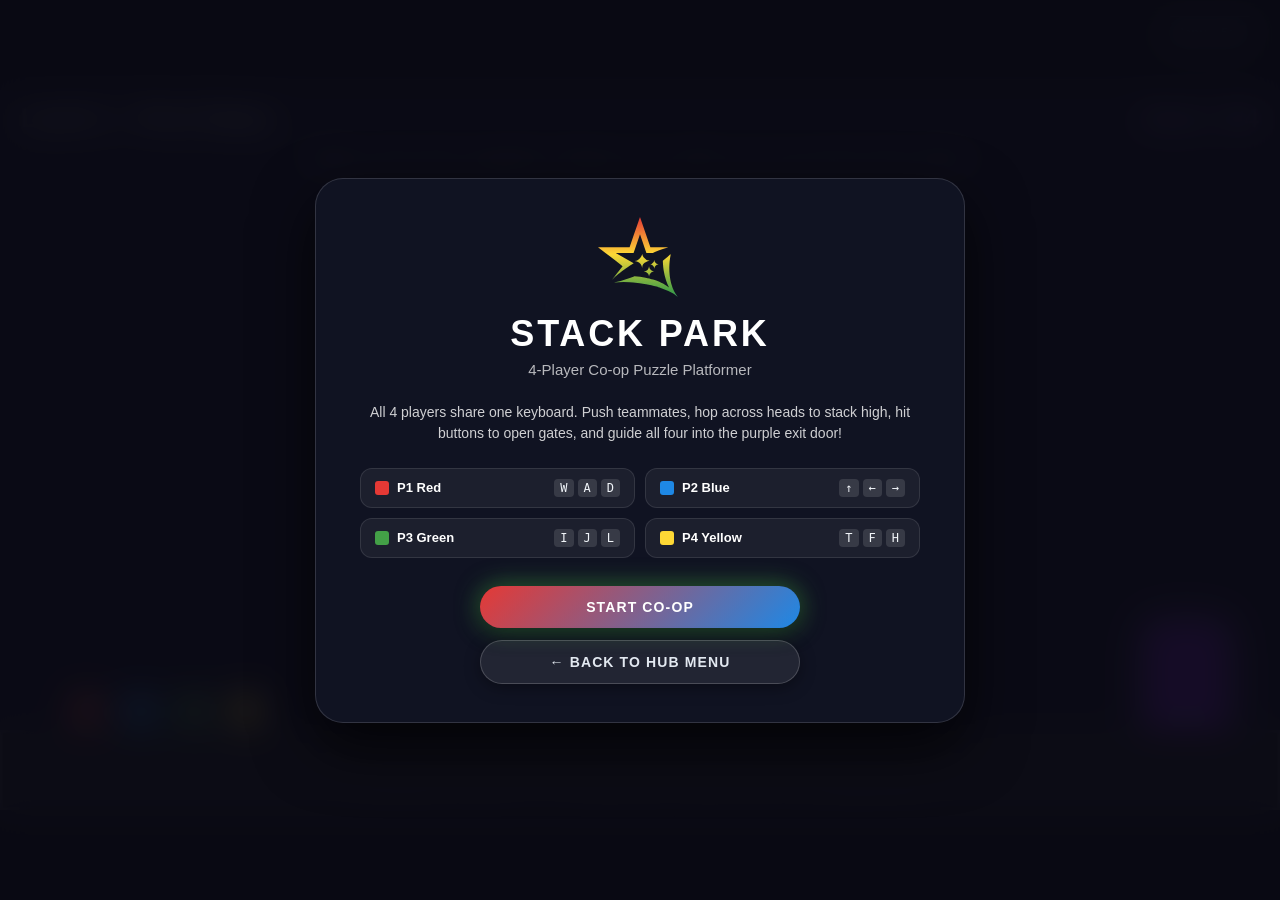
<file: games/pico.html>
<!DOCTYPE html>
<html lang="en">
<head>
<meta charset="UTF-8">
<title>Stack Park - 4 Player Co-op</title>
<link rel="stylesheet" href="hub-nav.css">
<style>
  /* Reset margins, dark background, center the canvas */
  html, body {
    margin: 0;
    height: 100%;
    background: #0a0a14;
    overflow: hidden;
    font-family: -apple-system, BlinkMacSystemFont, "Segoe UI", Roboto, "Helvetica Neue", Arial, sans-serif;
  }
  body { display: flex; align-items: center; justify-content: center; }
  canvas { width: min(100vw, calc(100vh * 16 / 9)); aspect-ratio: 16/9; background: #000; display: block; }

  /* In-game Pause/Menu HUD button */
  .pico-hud-btn {
    position: fixed;
    top: 16px;
    right: 16px;
    z-index: 100;
    display: inline-flex;
    align-items: center;
    gap: 8px;
    padding: 8px 16px;
    background: rgba(16, 20, 36, 0.8);
    border: 1px solid rgba(255, 255, 255, 0.16);
    border-radius: 9999px;
    color: #f1f5f9;
    font-size: 13px;
    font-weight: 600;
    cursor: pointer;
    backdrop-filter: blur(10px);
    -webkit-backdrop-filter: blur(10px);
    transition: all 0.2s cubic-bezier(0.16, 1, 0.3, 1);
    user-select: none;
  }
  .pico-hud-btn:hover {
    background: rgba(28, 34, 58, 0.95);
    border-color: rgba(255, 255, 255, 0.35);
    transform: translateY(-1px);
    box-shadow: 0 4px 14px rgba(0, 0, 0, 0.4);
  }
  .pico-hud-btn kbd {
    background: rgba(255, 255, 255, 0.14);
    border-radius: 4px;
    padding: 1px 6px;
    font-size: 11px;
    font-family: monospace;
  }

  /* Overlay Menus (Start & Win) */
  .pico-overlay {
    position: fixed;
    inset: 0;
    z-index: 1000;
    background: rgba(10, 10, 20, 0.92);
    backdrop-filter: blur(16px);
    -webkit-backdrop-filter: blur(16px);
    display: flex;
    align-items: center;
    justify-content: center;
    padding: 24px;
    color: #fff;
    user-select: none;
  }
  .pico-card {
    background: rgba(18, 22, 38, 0.85);
    border: 1px solid rgba(255, 255, 255, 0.14);
    border-radius: 28px;
    padding: 38px 44px;
    max-width: 560px;
    width: 100%;
    text-align: center;
    box-shadow: 0 24px 60px rgba(0, 0, 0, 0.7);
  }
  .pico-star-icon {
    width: 84px;
    height: 84px;
    margin: 0 auto 12px;
  }
  .pico-title {
    font-size: 36px;
    font-weight: 800;
    letter-spacing: 0.08em;
    text-transform: uppercase;
    margin: 0 0 6px;
    color: #ffffff;
  }
  .pico-sub {
    font-size: 15px;
    font-weight: 500;
    color: rgba(255, 255, 255, 0.7);
    margin: 0 0 24px;
  }
  .pico-desc {
    font-size: 14px;
    line-height: 1.5;
    color: rgba(255, 255, 255, 0.8);
    margin-bottom: 24px;
  }
  .pico-controls-grid {
    display: grid;
    grid-template-columns: repeat(2, 1fr);
    gap: 10px;
    margin-bottom: 28px;
    text-align: left;
  }
  .pico-player-box {
    background: rgba(255, 255, 255, 0.05);
    border: 1px solid rgba(255, 255, 255, 0.1);
    border-radius: 12px;
    padding: 10px 14px;
    display: flex;
    align-items: center;
    justify-content: space-between;
  }
  .pico-player-meta {
    display: flex;
    align-items: center;
    gap: 8px;
  }
  .pico-player-dot {
    width: 14px;
    height: 14px;
    border-radius: 3px;
  }
  .pico-player-name {
    font-size: 13px;
    font-weight: 700;
  }
  .pico-player-keys {
    font-family: monospace;
    font-size: 12px;
    display: flex;
    gap: 4px;
  }
  .pico-player-keys span {
    background: rgba(255, 255, 255, 0.12);
    padding: 2px 6px;
    border-radius: 4px;
    color: #f1f5f9;
  }
  .pico-btn-group {
    display: flex;
    flex-direction: column;
    gap: 12px;
    max-width: 320px;
    margin: 0 auto;
  }
</style>
</head>
<body>

<!-- HUD Menu Button -->
<button id="picoMenuBtn" type="button" class="pico-hud-btn" title="Open Pause Menu (Esc or P)">
  <span>Menu</span>
  <kbd>Esc</kbd>
</button>

<!-- Start Menu Screen -->
<div id="picoStartMenu" class="pico-overlay">
  <div class="pico-card">
    <div id="pico-star-icon" class="pico-star-icon"></div>
    <h1 class="pico-title">STACK PARK</h1>
    <p class="pico-sub">4-Player Co-op Puzzle Platformer</p>
    <p class="pico-desc">
      All 4 players share one keyboard. Push teammates, hop across heads to stack high, hit buttons to open gates, and guide all four into the purple exit door!
    </p>

    <div class="pico-controls-grid">
      <div class="pico-player-box">
        <div class="pico-player-meta">
          <span class="pico-player-dot" style="background:#e53935;"></span>
          <span class="pico-player-name">P1 Red</span>
        </div>
        <div class="pico-player-keys"><span>W</span><span>A</span><span>D</span></div>
      </div>
      <div class="pico-player-box">
        <div class="pico-player-meta">
          <span class="pico-player-dot" style="background:#1e88e5;"></span>
          <span class="pico-player-name">P2 Blue</span>
        </div>
        <div class="pico-player-keys"><span>↑</span><span>←</span><span>→</span></div>
      </div>
      <div class="pico-player-box">
        <div class="pico-player-meta">
          <span class="pico-player-dot" style="background:#43a047;"></span>
          <span class="pico-player-name">P3 Green</span>
        </div>
        <div class="pico-player-keys"><span>I</span><span>J</span><span>L</span></div>
      </div>
      <div class="pico-player-box">
        <div class="pico-player-meta">
          <span class="pico-player-dot" style="background:#fdd835;"></span>
          <span class="pico-player-name">P4 Yellow</span>
        </div>
        <div class="pico-player-keys"><span>T</span><span>F</span><span>H</span></div>
      </div>
    </div>

    <div class="pico-btn-group">
      <button id="picoStartBtn" type="button" class="hub-btn hub-btn-primary">
        Start Co-op
      </button>
      <a href="../index.html" class="hub-btn hub-btn-secondary" style="text-decoration:none;">
        ← Back to Hub Menu
      </a>
    </div>
  </div>
</div>

<!-- Victory Screen -->
<div id="picoWinMenu" class="pico-overlay" style="display:none;">
  <div class="pico-card">
    <div id="pico-win-icon" class="pico-star-icon"></div>
    <h2 class="pico-title" style="color:#ffd54f;">YOU ALL WIN!</h2>
    <p class="pico-sub">All levels completed with 4-player synchronization!</p>
    <div class="pico-btn-group">
      <button id="picoPlayAgainBtn" type="button" class="hub-btn hub-btn-primary">
        Play Again
      </button>
      <a href="../index.html" class="hub-btn hub-btn-secondary" style="text-decoration:none;">
        ← Back to Hub Menu
      </a>
    </div>
  </div>
</div>

<canvas id="c" width="960" height="540"></canvas>
<script src="hub-nav.js"></script>
<script>
/* =====================================================================
   STACK PARK - 4 players, 1 keyboard. All 4 must touch the door together.
   Physics runs at a fixed 60 Hz step so behaviour is identical on any screen.
   ===================================================================== */
const W = 960, H = 540;          // logical screen size (every level fits on one screen)
const S = 30;                    // player size (square)
const GRAV = 0.55, JUMP = -11, SPEED = 3.5, MAXFALL = 13, EPS = 0.001;
const ctx = document.getElementById('c').getContext('2d');

/* ---------- CONTROLS (uses physical key codes, so 4 keys can be held at once) ---------- */
const CONTROLS = [
  { up:'KeyW',    left:'KeyA',      right:'KeyD'       }, // P1 red
  { up:'ArrowUp', left:'ArrowLeft', right:'ArrowRight' }, // P2 blue
  { up:'KeyI',    left:'KeyJ',      right:'KeyL'       }, // P3 green
  { up:'KeyT',    left:'KeyF',      right:'KeyH'       }  // P4 yellow
];
const COLORS = ['#e53935', '#1e88e5', '#43a047', '#fdd835'];

/* ---------- LEVELS ----------
   To add a level: copy one object below and append it to LEVELS.
   Rectangles are [x, y, width, height] in pixels (screen is 960x540).
   spawn    : [x, y] of player 1; the others are placed 40px apart to the right
   platforms: solid rectangles (floors, walls, ledges)
   goal     : the door rectangle - all 4 players must overlap it at once
   button   : (optional) rectangle; touching it once permanently opens the gate
   gate     : (optional) solid rectangle that disappears once the button is pressed */
const LEVELS = [
  { // Level 1 - Introduction: walk right, enter the door together
    name: 'Level 1 - First Steps',
    hint: 'Walk to the door together. Players are solid: you can push each other!',
    spawn: [50, 450],
    platforms: [[0, 480, 960, 60]],
    goal: [860, 400, 60, 80]
  },
  { // Level 2 - The Stack: a floating ledge is too high for 1 or 2 players
    name: 'Level 2 - The Stack',
    hint: 'Stack 3 high to reach the ledge. The button opens the gate!',
    spawn: [50, 450],
    platforms: [
      [0, 480, 960, 60],      // floor
      [400, 340, 140, 20]     // high ledge (top at y=340, 120px of headroom below)
    ],
    button: [470, 330, 40, 10],  // sits on top of the ledge
    gate:   [780, 120, 20, 360], // tall wall in front of the door
    goal: [850, 400, 70, 80]
  },
  { // Level 3 - The Gap: too wide to jump; use teammates as stepping stones
    name: 'Level 3 - The Bridge',
    hint: 'Drop into the pit and stand still - friends can hop across your heads!',
    spawn: [50, 370],
    platforms: [
      [0, 400, 300, 140],     // left cliff
      [300, 480, 300, 60],    // pit floor (safe, 80px deep - you can climb out alone)
      [600, 400, 360, 140]    // right cliff
    ],
    goal: [860, 320, 60, 80]
  }
];

/* ---------- STATE ---------- */
const keys = {};
let levelIdx = 0, level, solids, active, gate, button, gateOpen, players, state, timer;
const rect = ([x, y, w, h]) => ({ x, y, w, h });
// AABB overlap (tiny epsilon so merely touching edges never counts as overlap)
const hit = (a, b) => a.x < b.x + b.w - EPS && a.x + a.w > b.x + EPS &&
                      a.y < b.y + b.h - EPS && a.y + a.h > b.y + EPS;

function loadLevel(i) {
  levelIdx = i; level = LEVELS[i]; gateOpen = false; state = 'play'; timer = 0;
  solids = level.platforms.map(rect);
  solids.push({ x:-50, y:-600, w:50, h:1400 }, { x:W, y:-600, w:50, h:1400 }); // invisible side walls
  gate = level.gate ? rect(level.gate) : null;
  button = level.button ? rect(level.button) : null;
  players = COLORS.map((color, k) => ({
    x: level.spawn[0] + k * 40, y: level.spawn[1], w: S, h: S, vx: 0, vy: 0,
    ground: null,   // what this player is standing on (static rect or another player)
    coyote: 0, jumpBuf: 0, face: 1, color, ctl: CONTROLS[k]
  }));
}

/* ---------- COLLISION-AWARE MOVEMENT ----------
   Axes are moved one at a time. Other players are solid:
   - Walking into someone pushes them (chain pushes work, walls stop the chain).
   - Standing on someone carries you when they walk.
   - Jumping up into someone above you lifts them (so stacks stay together). */
function moveX(p, dx, d = 0) {
  if (!dx || d > 8) return 0;
  const x0 = p.x;
  p.x += dx;
  for (const s of active) if (hit(p, s)) p.x = dx > 0 ? s.x - p.w : s.x + s.w;
  for (const q of players) if (q !== p && hit(p, q)) {
    const pen = dx > 0 ? p.x + p.w - q.x : q.x + q.w - p.x;   // how far we overlap
    moveX(q, dx > 0 ? pen : -pen, d + 1);                      // try to push them out of the way
    if (hit(p, q)) p.x = dx > 0 ? q.x - p.w : q.x + q.w;       // they couldn't move: we stop
  }
  const moved = p.x - x0;
  if (moved) for (const q of players) if (q !== p && q.ground === p) moveX(q, moved, d + 1); // carry riders
  return moved;
}

function moveY(p, dy, d = 0) {
  p.y += dy; p.ground = null;
  for (const s of active) if (hit(p, s)) {
    if (dy > 0) { p.y = s.y - p.h; p.ground = s; } else p.y = s.y + s.h;
    p.vy = 0;
  }
  for (const q of players) if (q !== p && hit(p, q)) {
    if (dy > 0) { p.y = q.y - p.h; p.ground = q; p.vy = 0; }   // land on someone's head
    else {                                                     // rising into someone above: lift them
      if (d < 6) moveY(q, -(q.y + q.h - p.y), d + 1);
      if (hit(p, q)) { p.y = q.y + q.h; p.vy = 0; }            // blocked (ceiling): bonk
    }
  }
}

function respawn(p) {  // fell out of the world: drop back in at the start
  p.x = level.spawn[0]; p.y = level.spawn[1] - 40; p.vx = p.vy = 0;
  for (let n = 0; n < 60 && players.some(q => q !== p && hit(p, q)); n++) p.y -= 10;
}

function stepPlayer(p) {
  const dir = (keys[p.ctl.right] ? 1 : 0) - (keys[p.ctl.left] ? 1 : 0);
  if (dir) p.face = dir;
  p.coyote = p.ground ? 6 : p.coyote - 1;                    // brief grace time after leaving a ledge
  p.vx += (dir * SPEED - p.vx) * (p.ground ? 0.3 : 0.18);    // smooth accel / friction
  if (!dir && Math.abs(p.vx) < 0.05) p.vx = 0;
  if (p.jumpBuf > 0) {                                       // buffered jump press (8 frames)
    p.jumpBuf--;
    if (p.coyote > 0) { p.vy = JUMP; p.coyote = 0; p.jumpBuf = 0; p.ground = null; }
  }
  p.vy = Math.min(p.vy + GRAV, MAXFALL);
  const moved = moveX(p, p.vx);
  if (Math.abs(moved - p.vx) > 0.01) p.vx = 0;               // hit something: lose speed
  moveY(p, p.vy);
  if (p.y > H + 100) respawn(p);
}

function update() {
  if (state === 'win') return;
  // Button: pressing it once opens the gate for good
  if (button && !gateOpen && players.some(p => hit(p, button))) gateOpen = true;
  active = (gate && !gateOpen) ? solids.concat(gate) : solids;
  players.forEach(stepPlayer);
  if (state === 'play') {
    const goal = rect(level.goal);
    if (players.every(p => hit(p, goal))) { state = 'clear'; timer = 100; }  // ALL 4 inside the door
  } else if (--timer <= 0) {
    if (levelIdx + 1 < LEVELS.length) {
      loadLevel(levelIdx + 1);
    } else {
      state = 'win';
      const winMenu = document.getElementById('picoWinMenu');
      if (winMenu) winMenu.style.display = 'flex';
    }
  }
}

/* ---------- RENDERING ---------- */
function text(t, x, y, size, color, align = 'center') {
  ctx.font = `bold ${size}px Arial, sans-serif`; ctx.textAlign = align; ctx.fillStyle = color;
  ctx.fillText(t, x, y);
}

function draw() {
  ctx.fillStyle = '#14142b'; ctx.fillRect(0, 0, W, H);

  // Goal door (pulsing purple glow)
  const g = rect(level.goal), pulse = 20 + Math.sin(performance.now() / 200) * 8;
  ctx.shadowColor = '#c060ff'; ctx.shadowBlur = pulse;
  ctx.fillStyle = '#9b30ff'; ctx.fillRect(g.x, g.y, g.w, g.h);
  ctx.shadowBlur = 0;

  // Platforms
  for (const s of level.platforms.map(rect)) {
    ctx.fillStyle = '#2b2b2b'; ctx.fillRect(s.x, s.y, s.w, s.h);
    ctx.strokeStyle = '#555'; ctx.lineWidth = 2; ctx.strokeRect(s.x + 1, s.y + 1, s.w - 2, s.h - 2);
  }
  // Button + gate
  if (button) { ctx.fillStyle = gateOpen ? '#4caf50' : '#f44336'; ctx.fillRect(button.x, button.y, button.w, button.h); }
  if (gate && !gateOpen) {
    ctx.fillStyle = '#b5651d'; ctx.fillRect(gate.x, gate.y, gate.w, gate.h);
    ctx.fillStyle = '#e0913a'; for (let y = gate.y; y < gate.y + gate.h; y += 30) ctx.fillRect(gate.x, y, gate.w, 6);
  }

  // Players (square body + eyes that look where they walk)
  for (const p of players) {
    ctx.fillStyle = p.color; ctx.fillRect(p.x, p.y, p.w, p.h);
    ctx.strokeStyle = 'rgba(0,0,0,.45)'; ctx.lineWidth = 2; ctx.strokeRect(p.x + 1, p.y + 1, p.w - 2, p.h - 2);
    ctx.fillStyle = '#fff'; ctx.fillRect(p.x + 7 + p.face * 3, p.y + 8, 6, 8); ctx.fillRect(p.x + 17 + p.face * 3, p.y + 8, 6, 8);
    ctx.fillStyle = '#000'; ctx.fillRect(p.x + 9 + p.face * 5, p.y + 11, 3, 4); ctx.fillRect(p.x + 19 + p.face * 5, p.y + 11, 3, 4);
  }

  // HUD
  const goal = rect(level.goal), inside = players.filter(p => hit(p, goal)).length;
  text(level.name, 16, 28, 20, '#fff', 'left');
  text('Door: ' + inside + '/4', W - 16, 28, 20, inside === 4 ? '#7CFC00' : '#c9a0ff', 'right');
  text(level.hint, W / 2, 56, 15, '#9aa', 'center');
  text('P1: W A D   |   P2: ↑ ← →   |   P3: I J L   |   P4: T F H   |   R: restart level', W / 2, H - 12, 13, '#667');

  if (state !== 'play') {
    ctx.fillStyle = 'rgba(0,0,0,.55)'; ctx.fillRect(0, 0, W, H);
    if (state === 'clear') text('LEVEL COMPLETE!', W / 2, H / 2, 48, '#7CFC00');
    else { text('YOU ALL WIN!', W / 2, H / 2 - 10, 54, '#ffd54f'); text('Press Enter to play again · M for Hub Menu', W / 2, H / 2 + 36, 18, '#fff'); }
  }
}

/* ---------- MENU & HUB INTEGRATION ---------- */
let gameStarted = false;
let isPaused = false;

const startMenu = document.getElementById('picoStartMenu');
const winMenu = document.getElementById('picoWinMenu');
const startBtn = document.getElementById('picoStartBtn');
const playAgainBtn = document.getElementById('picoPlayAgainBtn');
const menuBtn = document.getElementById('picoMenuBtn');

function startGame() {
  if (gameStarted) return;
  gameStarted = true;
  if (startMenu) startMenu.style.display = 'none';
}

if (startBtn) startBtn.addEventListener('click', startGame);

if (playAgainBtn) {
  playAgainBtn.addEventListener('click', () => {
    if (winMenu) winMenu.style.display = 'none';
    state = 'play';
    loadLevel(0);
  });
}

const hubNav = window.HubNav ? HubNav.init({
  gameId: 'pico',
  customPauseHandling: true,
  onPause: () => { isPaused = true; },
  onResume: () => { isPaused = false; }
}) : null;

if (menuBtn) {
  menuBtn.addEventListener('click', () => {
    if (!gameStarted) return;
    if (hubNav) hubNav.togglePause();
  });
}

// Populate start & win static star icons with Stack Park gradient
if (window.HubNav) {
  const stops = HubNav.GAME_CONFIGS.pico.stops;
  const startIcon = document.getElementById('pico-star-icon');
  const winIcon = document.getElementById('pico-win-icon');
  if (startIcon) startIcon.innerHTML = HubNav.createStarSvg('picoStartGrad', stops, 'hub-hero-star');
  if (winIcon) winIcon.innerHTML = HubNav.createStarSvg('picoWinGrad', stops, 'hub-hero-star');

  // Insert Restart Level button into pause overlay
  const pauseGroup = document.querySelector('#hubPauseOverlay .hub-btn-group');
  if (pauseGroup && !document.getElementById('picoPauseRestartBtn')) {
    const rBtn = document.createElement('button');
    rBtn.id = 'picoPauseRestartBtn';
    rBtn.type = 'button';
    rBtn.className = 'hub-btn hub-btn-secondary';
    rBtn.textContent = 'Restart Level (R)';
    rBtn.addEventListener('click', () => {
      loadLevel(levelIdx);
      if (hubNav) hubNav.resume();
    });
    pauseGroup.insertBefore(rBtn, document.getElementById('hubExitToMenuBtn'));
  }
}

/* ---------- INPUT & MAIN LOOP ---------- */
addEventListener('keydown', e => {
  if (!gameStarted) {
    if (e.code === 'Enter' || e.code === 'Space') {
      e.preventDefault();
      startGame();
    }
    return;
  }

  if (e.code === 'Escape' || e.code === 'KeyP') {
    e.preventDefault();
    if (hubNav) hubNav.togglePause();
    return;
  }
  if (e.code === 'KeyM' && (isPaused || state === 'win')) {
    window.location.href = '../index.html';
    return;
  }
  if (e.code.startsWith('Arrow') || e.code === 'Space') e.preventDefault();
  if (!e.repeat) {
    players.forEach(p => { if (e.code === p.ctl.up) p.jumpBuf = 8; });
    if (e.code === 'KeyR') loadLevel(levelIdx);
    if (e.code === 'Enter' && state === 'win') {
      if (winMenu) winMenu.style.display = 'none';
      state = 'play';
      loadLevel(0);
    }
  }
  keys[e.code] = true;   // every held key is tracked independently -> 4 players at once
});
addEventListener('keyup', e => { keys[e.code] = false; });
addEventListener('blur', () => { for (const k in keys) keys[k] = false; });

loadLevel(0);
let last = performance.now(), acc = 0;
function loop(now) {
  const dt = Math.min((now - last) / 1000, 0.1); last = now;   // fixed 60Hz physics step
  if (!isPaused && gameStarted) {
    acc += dt;
    while (acc >= 1 / 60) { update(); acc -= 1 / 60; }
  }
  draw();
  requestAnimationFrame(loop);
}
requestAnimationFrame(loop);
</script>
</body>
</html>
</file>
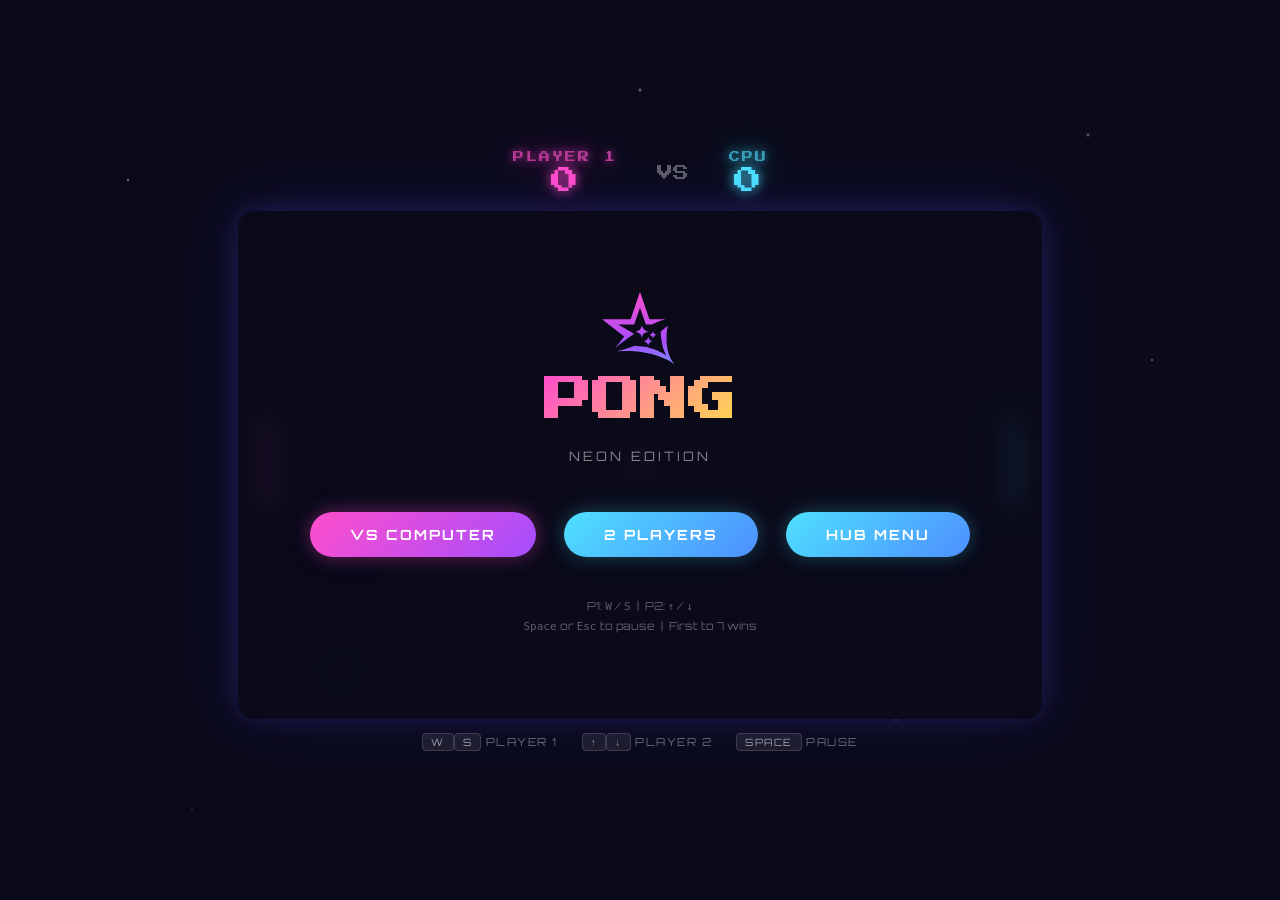
<file: games/pong.html>
<!DOCTYPE html>
<html lang="en">
<head>
<meta charset="UTF-8">
<meta name="viewport" content="width=device-width, initial-scale=1.0">
<title>PONG — Neon Edition</title>
<link rel="stylesheet" href="hub-nav.css">
<style>
  @import url('https://fonts.googleapis.com/css2?family=Orbitron:wght@400;700;900&family=Press+Start+2P&display=swap');

  * { margin: 0; padding: 0; box-sizing: border-box; }

  body {
    background: #0a0a1a;
    display: flex;
    justify-content: center;
    align-items: center;
    min-height: 100vh;
    overflow: hidden;
    font-family: 'Orbitron', sans-serif;
  }

  /* Animated background stars */
  body::before {
    content: '';
    position: fixed;
    inset: 0;
    background:
      radial-gradient(1.5px 1.5px at 10% 20%, rgba(255,255,255,0.4) 50%, transparent 100%),
      radial-gradient(1px 1px at 30% 60%, rgba(255,255,255,0.3) 50%, transparent 100%),
      radial-gradient(2px 2px at 50% 10%, rgba(255,255,255,0.35) 50%, transparent 100%),
      radial-gradient(1px 1px at 70% 80%, rgba(255,255,255,0.25) 50%, transparent 100%),
      radial-gradient(1.5px 1.5px at 90% 40%, rgba(255,255,255,0.3) 50%, transparent 100%),
      radial-gradient(1px 1px at 15% 90%, rgba(255,255,255,0.2) 50%, transparent 100%),
      radial-gradient(2px 2px at 85% 15%, rgba(255,255,255,0.3) 50%, transparent 100%),
      radial-gradient(1px 1px at 45% 45%, rgba(255,255,255,0.2) 50%, transparent 100%);
    animation: twinkle 4s ease-in-out infinite alternate;
    z-index: 0;
    pointer-events: none;
  }

  @keyframes twinkle {
    0% { opacity: 0.5; }
    100% { opacity: 1; }
  }

  #game-wrapper {
    position: relative;
    z-index: 1;
    display: flex;
    flex-direction: column;
    align-items: center;
    gap: 16px;
  }

  #scoreboard {
    display: flex;
    align-items: center;
    gap: 40px;
    font-family: 'Press Start 2P', monospace;
    font-size: 28px;
    color: #fff;
    text-shadow: 0 0 10px currentColor, 0 0 30px currentColor;
    user-select: none;
  }

  #scoreboard .player-label {
    font-size: 11px;
    text-transform: uppercase;
    letter-spacing: 2px;
    opacity: 0.7;
    margin-bottom: 4px;
  }

  #scoreboard .score-block {
    display: flex;
    flex-direction: column;
    align-items: center;
  }

  #p1-score { color: #ff4ecb; text-shadow: 0 0 12px #ff4ecb, 0 0 40px #ff4ecb55; }
  #p2-score { color: #4ee0ff; text-shadow: 0 0 12px #4ee0ff, 0 0 40px #4ee0ff55; }
  .p1-label { color: #ff4ecb; }
  .p2-label { color: #4ee0ff; }

  #vs {
    font-size: 16px;
    color: #ffffff55;
    text-shadow: none;
  }

  canvas {
    border-radius: 16px;
    box-shadow:
      0 0 30px rgba(100, 80, 255, 0.25),
      0 0 80px rgba(100, 80, 255, 0.1),
      inset 0 0 60px rgba(0, 0, 0, 0.5);
    border: 2px solid rgba(255, 255, 255, 0.08);
    background: #0d0d24;
  }

  #info-bar {
    display: flex;
    align-items: center;
    gap: 24px;
    font-size: 11px;
    color: rgba(255,255,255,0.4);
    letter-spacing: 1.5px;
    text-transform: uppercase;
    user-select: none;
  }

  #info-bar kbd {
    background: rgba(255,255,255,0.08);
    border: 1px solid rgba(255,255,255,0.15);
    border-radius: 4px;
    padding: 2px 8px;
    font-family: 'Orbitron', sans-serif;
    font-size: 10px;
    color: rgba(255,255,255,0.6);
  }

  /* Overlay screens */
  .overlay {
    position: absolute;
    inset: 0;
    display: flex;
    flex-direction: column;
    justify-content: center;
    align-items: center;
    z-index: 10;
    pointer-events: none;
  }

  .overlay.active { pointer-events: all; }

  #start-screen {
    background: rgba(10, 10, 26, 0.92);
    border-radius: 16px;
    backdrop-filter: blur(10px);
  }

  #start-screen h1 {
    font-family: 'Press Start 2P', monospace;
    font-size: 48px;
    background: linear-gradient(135deg, #ff4ecb, #ffd84e, #4ee0ff, #a44eff);
    background-size: 300% 300%;
    -webkit-background-clip: text;
    -webkit-text-fill-color: transparent;
    background-clip: text;
    animation: gradientShift 3s ease-in-out infinite;
    margin-bottom: 24px;
    text-align: center;
  }

  @keyframes gradientShift {
    0%, 100% { background-position: 0% 50%; }
    50% { background-position: 100% 50%; }
  }

  #start-screen .subtitle {
    font-size: 13px;
    color: rgba(255,255,255,0.5);
    margin-bottom: 40px;
    letter-spacing: 3px;
    text-transform: uppercase;
  }

  .btn {
    font-family: 'Orbitron', sans-serif;
    font-size: 14px;
    font-weight: 700;
    letter-spacing: 2px;
    text-transform: uppercase;
    padding: 14px 40px;
    border: none;
    border-radius: 50px;
    cursor: pointer;
    transition: all 0.3s ease;
    margin: 8px;
    position: relative;
    overflow: hidden;
  }

  .btn-primary {
    background: linear-gradient(135deg, #ff4ecb, #a44eff);
    color: #fff;
    box-shadow: 0 0 20px rgba(255, 78, 203, 0.4), 0 4px 15px rgba(0,0,0,0.3);
  }

  .btn-primary:hover {
    transform: translateY(-2px) scale(1.03);
    box-shadow: 0 0 35px rgba(255, 78, 203, 0.6), 0 8px 25px rgba(0,0,0,0.4);
  }

  .btn-secondary {
    background: linear-gradient(135deg, #4ee0ff, #4e8fff);
    color: #fff;
    box-shadow: 0 0 20px rgba(78, 224, 255, 0.3), 0 4px 15px rgba(0,0,0,0.3);
  }

  .btn-secondary:hover {
    transform: translateY(-2px) scale(1.03);
    box-shadow: 0 0 35px rgba(78, 224, 255, 0.5), 0 8px 25px rgba(0,0,0,0.4);
  }

  .mode-buttons { display: flex; gap: 12px; flex-wrap: wrap; justify-content: center; }

  .controls-hint {
    margin-top: 32px;
    font-size: 11px;
    color: rgba(255,255,255,0.35);
    text-align: center;
    line-height: 1.8;
  }

  /* Goal flash */
  @keyframes goalFlash {
    0% { opacity: 1; transform: translate(-50%, -50%) scale(1); }
    50% { opacity: 0.8; transform: translate(-50%, -50%) scale(1.1); }
    100% { opacity: 0; transform: translate(-50%, -50%) scale(1.4); }
  }

  .goal-text {
    position: absolute;
    font-family: 'Press Start 2P', monospace;
    font-size: 60px;
    color: #fff;
    text-shadow: 0 0 8px currentColor;
    animation: goalFlash 1s ease-out forwards;
    z-index: 20;
    pointer-events: none;
  }

  /* Winner overlay */
  #winner-screen {
    background: rgba(10, 10, 26, 0.94);
    border-radius: 16px;
    backdrop-filter: blur(12px);
    display: none;
  }

  #winner-screen.active { display: flex; }

  #winner-screen h2 {
    font-family: 'Press Start 2P', monospace;
    font-size: 32px;
    margin-bottom: 12px;
  }

  #winner-screen .final-score {
    font-size: 48px;
    font-family: 'Press Start 2P', monospace;
    margin-bottom: 32px;
  }

  /* Responsive */
  @media (max-width: 860px) {
    canvas { width: 95vw !important; height: auto !important; }
    #start-screen h1 { font-size: 28px; }
    #scoreboard { font-size: 20px; gap: 20px; }
  }
</style>
</head>
<body>

<div id="game-wrapper">
  <div id="scoreboard">
    <div class="score-block">
      <div class="player-label p1-label" id="p1-label">Player 1</div>
      <div id="p1-score">0</div>
    </div>
    <div id="vs">VS</div>
    <div class="score-block">
      <div class="player-label p2-label" id="p2-label">CPU</div>
      <div id="p2-score">0</div>
    </div>
  </div>

  <div style="position:relative; display:inline-block;">
    <canvas id="pong" width="800" height="500"></canvas>

    <!-- Start screen -->
    <div id="start-screen" class="overlay active">
      <div id="pong-idle-icon" style="width: 76px; height: 76px; margin-bottom: 8px;"></div>
      <h1>PONG</h1>
      <div class="subtitle">Neon Edition</div>
      <div class="mode-buttons">
        <button class="btn btn-primary" onclick="startGame('ai')">VS Computer</button>
        <button class="btn btn-secondary" onclick="startGame('2p')">2 Players</button>
        <a href="../index.html" class="btn btn-secondary" style="text-decoration:none; display:inline-flex; align-items:center; justify-content:center;">Hub Menu</a>
      </div>
      <div class="controls-hint">
        P1: <kbd>W</kbd> / <kbd>S</kbd> &nbsp;|&nbsp; P2: <kbd>↑</kbd> / <kbd>↓</kbd><br>
        <kbd>Space</kbd> or <kbd>Esc</kbd> to pause &nbsp;|&nbsp; First to 7 wins
      </div>
    </div>

    <!-- Winner screen -->
    <div id="winner-screen" class="overlay">
      <h2 id="winner-text">Player 1 Wins!</h2>
      <div class="final-score">
        <span id="final-p1" style="color:#ff4ecb">0</span>
        <span style="color:rgba(255,255,255,0.3)"> — </span>
        <span id="final-p2" style="color:#4ee0ff">0</span>
      </div>
      <div class="mode-buttons">
        <button class="btn btn-primary" onclick="restartGame()">Play Again</button>
        <button class="btn btn-secondary" onclick="backToMenu()">Mode Select</button>
        <a href="../index.html" class="btn btn-secondary" style="text-decoration:none; display:inline-flex; align-items:center; justify-content:center;">Hub Menu</a>
      </div>
    </div>
  </div>

  <div id="info-bar">
    <span><kbd>W</kbd><kbd>S</kbd> Player 1</span>
    <span><kbd>↑</kbd><kbd>↓</kbd> Player 2</span>
    <span><kbd>Space</kbd> Pause</span>
  </div>
</div>

<script src="hub-nav.js"></script>
<script>
// ─── CONFIG ────────────────────────────────────────────────────
const CANVAS_W = 800, CANVAS_H = 500;
const PADDLE_W = 14, PADDLE_H = 90, PADDLE_RADIUS = 7;
const BALL_R = 8;
const WINNING_SCORE = 7;
const BALL_BASE_SPEED = 3.5;
const BALL_MAX_SPEED = 7;
const BALL_ACCEL = 0.2;
const AI_SPEED = 7;
const TRAIL_LENGTH = 12;

// ─── COLORS ────────────────────────────────────────────────────
const COLORS = {
  p1: { main: '#ff4ecb', glow: 'rgba(255,78,203,', trail: '#ff4ecb' },
  p2: { main: '#4ee0ff', glow: 'rgba(78,224,255,', trail: '#4ee0ff' },
  ball: ['#ff4ecb','#ffd84e','#4ee0ff','#a44eff','#4eff8b','#ff6b4e'],
  net: 'rgba(255,255,255,0.06)',
  bg: '#0d0d24',
};

// ─── STATE ─────────────────────────────────────────────────────
const canvas = document.getElementById('pong');
const ctx = canvas.getContext('2d');

let gameMode = 'ai';     // 'ai' or '2p'
let gameRunning = false;
let gamePaused = false;
let scores = [0, 0];
let hueShift = 0;
let shakeX = 0, shakeY = 0, shakeDuration = 0;
let rallyCount = 0;
let lastTime = 0;
let scoring = false;

const hubNav = HubNav.init({
  gameId: 'pong',
  customPauseHandling: true,
  onPause: () => { gamePaused = true; },
  onResume: () => { gamePaused = false; }
});
const idleIconContainer = document.getElementById('pong-idle-icon');
if (idleIconContainer) {
  idleIconContainer.innerHTML = HubNav.createStarSvg('pongIdleGrad', HubNav.GAME_CONFIGS.pong.stops, 'hub-hero-star');
}

// Ball
let ball = { x: CANVAS_W/2, y: CANVAS_H/2, vx: 0, vy: 0, speed: BALL_BASE_SPEED, colorIdx: 0 };
let ballTrail = [];

// Paddles
let paddles = [
  { x: 20, y: CANVAS_H/2 - PADDLE_H/2, w: PADDLE_W, h: PADDLE_H, vy: 0, targetY: CANVAS_H/2 - PADDLE_H/2, color: COLORS.p1 },
  { x: CANVAS_W - 20 - PADDLE_W, y: CANVAS_H/2 - PADDLE_H/2, w: PADDLE_W, h: PADDLE_H, vy: 0, targetY: CANVAS_H/2 - PADDLE_H/2, color: COLORS.p2 },
];

// Particles
let particles = [];

// Input
const keys = {};

// ─── PARTICLES ─────────────────────────────────────────────────
class Particle {
  constructor(x, y, color, type = 'spark') {
    this.x = x;
    this.y = y;
    this.color = color;
    this.type = type;
    this.life = 1;
    if (type === 'spark') {
      const angle = Math.random() * Math.PI * 2;
      const speed = 1.5 + Math.random() * 4;
      this.vx = Math.cos(angle) * speed;
      this.vy = Math.sin(angle) * speed;
      this.decay = 0.02 + Math.random() * 0.03;
      this.size = 2 + Math.random() * 3;
    } else if (type === 'goal') {
      const angle = Math.random() * Math.PI * 2;
      const speed = 2 + Math.random() * 6;
      this.vx = Math.cos(angle) * speed;
      this.vy = Math.sin(angle) * speed;
      this.decay = 0.008 + Math.random() * 0.015;
      this.size = 3 + Math.random() * 5;
    } else if (type === 'confetti') {
      this.vx = (Math.random() - 0.5) * 8;
      this.vy = -3 - Math.random() * 6;
      this.gravity = 0.12;
      this.decay = 0.006 + Math.random() * 0.008;
      this.size = 4 + Math.random() * 4;
      this.rotation = Math.random() * Math.PI * 2;
      this.rotSpeed = (Math.random() - 0.5) * 0.2;
    }
  }

  update() {
    this.life -= this.decay;
    this.x += this.vx;
    this.y += this.vy;
    if (this.type === 'confetti') {
      this.vy += this.gravity;
      this.rotation += this.rotSpeed;
    }
    if (this.type === 'spark' || this.type === 'goal') {
      this.vx *= 0.97;
      this.vy *= 0.97;
    }
  }

  draw(ctx) {
    if (this.life <= 0) return;
    ctx.save();
    ctx.globalAlpha = this.life;
    if (this.type === 'confetti') {
      ctx.translate(this.x, this.y);
      ctx.rotate(this.rotation);
      ctx.fillStyle = this.color;
      ctx.shadowColor = this.color;
      ctx.shadowBlur = 8;
      ctx.fillRect(-this.size/2, -this.size/4, this.size, this.size/2);
    } else {
      ctx.fillStyle = this.color;
      ctx.shadowColor = this.color;
      ctx.shadowBlur = this.type === 'goal' ? 15 : 10;
      ctx.beginPath();
      ctx.arc(this.x, this.y, this.size * this.life, 0, Math.PI * 2);
      ctx.fill();
    }
    ctx.restore();
  }
}

function spawnHitParticles(x, y, color, count = 12) {
  for (let i = 0; i < count; i++) {
    particles.push(new Particle(x, y, color, 'spark'));
  }
}

function spawnGoalParticles(x, y) {
  const colors = COLORS.ball;
  for (let i = 0; i < 50; i++) {
    particles.push(new Particle(x, y, colors[Math.floor(Math.random() * colors.length)], 'goal'));
  }
}

function spawnConfetti() {
  const colors = COLORS.ball;
  for (let i = 0; i < 80; i++) {
    particles.push(new Particle(
      Math.random() * CANVAS_W,
      Math.random() * CANVAS_H * 0.5,
      colors[Math.floor(Math.random() * colors.length)],
      'confetti'
    ));
  }
}

// ─── SCREEN SHAKE ──────────────────────────────────────────────
function triggerShake(intensity = 5, duration = 8) {
  shakeDuration = duration;
  shakeX = (Math.random() - 0.5) * intensity;
  shakeY = (Math.random() - 0.5) * intensity;
}

// ─── BALL RESET ────────────────────────────────────────────────
function resetBall(direction = 0) {
  ball.x = CANVAS_W / 2;
  ball.y = CANVAS_H / 2;
  ball.speed = BALL_BASE_SPEED;
  ballTrail = [];
  rallyCount = 0;
  scoring = false;

  const dir = direction || (Math.random() > 0.5 ? 1 : -1);
  const angle = (Math.random() * 0.8 - 0.4); // -0.4 to 0.4 radians
  ball.vx = dir * Math.cos(angle) * ball.speed;
  ball.vy = Math.sin(angle) * ball.speed;
  ball.colorIdx = Math.floor(Math.random() * COLORS.ball.length);
}

// ─── DRAWING ───────────────────────────────────────────────────
function drawBackground() {
  ctx.fillStyle = COLORS.bg;
  ctx.fillRect(0, 0, CANVAS_W, CANVAS_H);

  // Center line
  const dashLen = 14, gapLen = 14;
  ctx.setLineDash([dashLen, gapLen]);
  ctx.strokeStyle = COLORS.net;
  ctx.lineWidth = 2;
  ctx.beginPath();
  ctx.moveTo(CANVAS_W / 2, 0);
  ctx.lineTo(CANVAS_W / 2, CANVAS_H);
  ctx.stroke();
  ctx.setLineDash([]);

  // Center circle
  ctx.strokeStyle = 'rgba(255,255,255,0.04)';
  ctx.lineWidth = 1.5;
  ctx.beginPath();
  ctx.arc(CANVAS_W / 2, CANVAS_H / 2, 60, 0, Math.PI * 2);
  ctx.stroke();

  // Corner arcs
  const corners = [[0,0],[CANVAS_W,0],[0,CANVAS_H],[CANVAS_W,CANVAS_H]];
  corners.forEach(([cx, cy]) => {
    ctx.beginPath();
    ctx.arc(cx, cy, 30, 0, Math.PI * 2);
    ctx.stroke();
  });
}

function drawPaddle(p, index) {
  const glow = index === 0 ? COLORS.p1.glow : COLORS.p2.glow;
  const main = index === 0 ? COLORS.p1.main : COLORS.p2.main;

  // Glow
  ctx.save();
  ctx.shadowColor = main;
  ctx.shadowBlur = 20 + Math.sin(Date.now() * 0.003) * 5;
  ctx.fillStyle = main;
  ctx.beginPath();
  ctx.roundRect(p.x, p.y, p.w, p.h, PADDLE_RADIUS);
  ctx.fill();
  ctx.restore();

  // Inner highlight
  const gradient = ctx.createLinearGradient(p.x, p.y, p.x + p.w, p.y);
  gradient.addColorStop(0, main);
  gradient.addColorStop(0.5, '#ffffff');
  gradient.addColorStop(1, main);
  ctx.save();
  ctx.globalAlpha = 0.3;
  ctx.fillStyle = gradient;
  ctx.beginPath();
  ctx.roundRect(p.x + 3, p.y + 3, p.w - 6, p.h - 6, PADDLE_RADIUS - 2);
  ctx.fill();
  ctx.restore();
}

function drawBallTrail() {
  for (let i = 0; i < ballTrail.length; i++) {
    const t = ballTrail[i];
    const alpha = (i / ballTrail.length) * 0.4;
    const size = BALL_R * (i / ballTrail.length) * 0.8;
    ctx.save();
    ctx.globalAlpha = alpha;
    ctx.fillStyle = COLORS.ball[ball.colorIdx];
    ctx.shadowColor = COLORS.ball[ball.colorIdx];
    ctx.shadowBlur = 8;
    ctx.beginPath();
    ctx.arc(t.x, t.y, size, 0, Math.PI * 2);
    ctx.fill();
    ctx.restore();
  }
}

function drawBall() {
  const color = COLORS.ball[ball.colorIdx];

  // Outer glow
  ctx.save();
  ctx.shadowColor = color;
  ctx.shadowBlur = 25 + Math.sin(Date.now() * 0.005) * 8;
  ctx.fillStyle = color;
  ctx.beginPath();
  ctx.arc(ball.x, ball.y, BALL_R, 0, Math.PI * 2);
  ctx.fill();
  ctx.restore();

  // Inner white core
  ctx.save();
  ctx.globalAlpha = 0.6;
  ctx.fillStyle = '#fff';
  ctx.beginPath();
  ctx.arc(ball.x, ball.y, BALL_R * 0.45, 0, Math.PI * 2);
  ctx.fill();
  ctx.restore();
}

function drawParticles() {
  particles.forEach(p => p.draw(ctx));
}

function drawPauseOverlay() {
  ctx.save();
  ctx.fillStyle = 'rgba(10,10,26,0.6)';
  ctx.fillRect(0, 0, CANVAS_W, CANVAS_H);
  ctx.font = '900 36px "Press Start 2P", monospace';
  ctx.fillStyle = '#fff';
  ctx.textAlign = 'center';
  ctx.textBaseline = 'middle';
  ctx.shadowColor = '#a44eff';
  ctx.shadowBlur = 30;
  ctx.fillText('PAUSED', CANVAS_W/2, CANVAS_H/2);
  ctx.restore();
}

// ─── GAME LOGIC ────────────────────────────────────────────────
function updatePaddles() {
  const speed = 7;

  // Player 1 (W/S)
  if (keys['w'] || keys['W'] || keys['ArrowUp'] && gameMode === '2p' ? false : false) {
    paddles[0].targetY -= speed;
  }
  if (keys['s'] || keys['S']) {
    paddles[0].targetY += speed;
  }
  if (keys['w'] || keys['W']) {
    paddles[0].targetY = paddles[0].y - speed;
  }
  if (keys['s'] || keys['S']) {
    paddles[0].targetY = paddles[0].y + speed;
  }

  // Player 2 / AI
  if (gameMode === '2p') {
    if (keys['ArrowUp']) paddles[1].targetY = paddles[1].y - speed;
    if (keys['ArrowDown']) paddles[1].targetY = paddles[1].y + speed;
  } else {
    // AI with imperfection
    const center = paddles[1].y + paddles[1].h / 2;
    const diff = ball.y - center;
    const reaction = AI_SPEED + (rallyCount > 5 ? 1 : 0);
    if (ball.vx > 0) {  // Ball moving toward AI
      if (Math.abs(diff) > 15) {
        paddles[1].targetY += Math.sign(diff) * Math.min(reaction, Math.abs(diff));
      }
    } else {
      // Drift toward center when ball going away
      const centerDiff = CANVAS_H / 2 - center;
      paddles[1].targetY += Math.sign(centerDiff) * Math.min(2, Math.abs(centerDiff));
    }
  }

  // Smooth movement & clamping
  paddles.forEach(p => {
    p.targetY = Math.max(0, Math.min(CANVAS_H - p.h, p.targetY));
    p.y += (p.targetY - p.y) * 0.25;
    p.y = Math.max(0, Math.min(CANVAS_H - p.h, p.y));
  });
}

function updateBall() {
  // Trail
  ballTrail.push({ x: ball.x, y: ball.y });
  if (ballTrail.length > TRAIL_LENGTH) ballTrail.shift();

  ball.x += ball.vx;
  ball.y += ball.vy;

  // Wall bounce (top/bottom)
  if (ball.y - BALL_R <= 0) {
    ball.y = BALL_R;
    ball.vy = Math.abs(ball.vy);
    spawnHitParticles(ball.x, ball.y, COLORS.ball[ball.colorIdx], 6);
    triggerShake(2, 4);
  }
  if (ball.y + BALL_R >= CANVAS_H) {
    ball.y = CANVAS_H - BALL_R;
    ball.vy = -Math.abs(ball.vy);
    spawnHitParticles(ball.x, ball.y, COLORS.ball[ball.colorIdx], 6);
    triggerShake(2, 4);
  }

  // Paddle collision
  paddles.forEach((p, i) => {
    if (
      ball.x - BALL_R < p.x + p.w &&
      ball.x + BALL_R > p.x &&
      ball.y - BALL_R < p.y + p.h &&
      ball.y + BALL_R > p.y
    ) {
      // Which side did we hit?
      if (i === 0) {
        ball.x = p.x + p.w + BALL_R;
        ball.vx = Math.abs(ball.vx);
      } else {
        ball.x = p.x - BALL_R;
        ball.vx = -Math.abs(ball.vx);
      }

      // Influence with paddle hit position
      const hitPos = (ball.y - (p.y + p.h / 2)) / (p.h / 2);
      ball.vy = hitPos * ball.speed * 0.8;

      // Speed up
      ball.speed = Math.min(BALL_MAX_SPEED, ball.speed + BALL_ACCEL);
      const norm = Math.sqrt(ball.vx * ball.vx + ball.vy * ball.vy);
      ball.vx = (ball.vx / norm) * ball.speed;
      ball.vy = (ball.vy / norm) * ball.speed;

      // Change ball color
      ball.colorIdx = (ball.colorIdx + 1) % COLORS.ball.length;
      rallyCount++;

      // Effects
      spawnHitParticles(ball.x, ball.y, i === 0 ? COLORS.p1.main : COLORS.p2.main, 15 + rallyCount);
      triggerShake(3 + Math.min(rallyCount * 0.5, 5), 6);
    }
  });

  // Scoring (only once per goal)
  if (!scoring && ball.x + BALL_R < 0) {
    scoring = true;
    scores[1]++;
    updateScoreboard();
    spawnGoalParticles(0, ball.y);
    triggerShake(10, 12);
    showGoalText(COLORS.p2.main);
    ball.vx = 0; ball.vy = 0; // freeze ball
    if (scores[1] >= WINNING_SCORE) {
      endGame(1);
    } else {
      setTimeout(() => resetBall(-1), 800);
    }
  }

  if (!scoring && ball.x - BALL_R > CANVAS_W) {
    scoring = true;
    scores[0]++;
    updateScoreboard();
    spawnGoalParticles(CANVAS_W, ball.y);
    triggerShake(10, 12);
    showGoalText(COLORS.p1.main);
    ball.vx = 0; ball.vy = 0; // freeze ball
    if (scores[0] >= WINNING_SCORE) {
      endGame(0);
    } else {
      setTimeout(() => resetBall(1), 800);
    }
  }
}

function updateParticles() {
  particles.forEach(p => p.update());
  particles = particles.filter(p => p.life > 0);
}

function updateShake() {
  if (shakeDuration > 0) {
    shakeDuration--;
    shakeX = (Math.random() - 0.5) * shakeDuration * 0.7;
    shakeY = (Math.random() - 0.5) * shakeDuration * 0.7;
  } else {
    shakeX = shakeY = 0;
  }
}

// ─── SCORE / UI ────────────────────────────────────────────────
function updateScoreboard() {
  document.getElementById('p1-score').textContent = scores[0];
  document.getElementById('p2-score').textContent = scores[1];
}

function showGoalText(color) {
  const wrapper = document.querySelector('#game-wrapper > div');
  const el = document.createElement('div');
  el.className = 'goal-text';
  el.textContent = 'GOAL!';
  el.style.color = color;
  el.style.top = '50%';
  el.style.left = '50%';
  el.style.transform = 'translate(-50%, -50%)';
  wrapper.appendChild(el);
  setTimeout(() => el.remove(), 1000);
}

// ─── GAME FLOW ─────────────────────────────────────────────────
function startGame(mode) {
  hubNav.resume();
  gameMode = mode;
  scores = [0, 0];
  updateScoreboard();
  document.getElementById('p2-label').textContent = mode === 'ai' ? 'CPU' : 'Player 2';
  document.getElementById('start-screen').classList.remove('active');
  document.getElementById('start-screen').style.display = 'none';
  document.getElementById('winner-screen').classList.remove('active');
  document.getElementById('winner-screen').style.display = 'none';

  paddles[0].y = paddles[0].targetY = CANVAS_H/2 - PADDLE_H/2;
  paddles[1].y = paddles[1].targetY = CANVAS_H/2 - PADDLE_H/2;
  particles = [];
  ballTrail = [];
  gamePaused = false;
  gameRunning = true;
  resetBall();
}

function endGame(winnerIdx) {
  gameRunning = false;
  spawnConfetti();

  const winnerScreen = document.getElementById('winner-screen');
  const winnerText = document.getElementById('winner-text');
  const winnerName = winnerIdx === 0 ? 'Player 1' : (gameMode === 'ai' ? 'CPU' : 'Player 2');
  const winnerColor = winnerIdx === 0 ? COLORS.p1.main : COLORS.p2.main;

  winnerText.textContent = `${winnerName} Wins!`;
  winnerText.style.color = winnerColor;
  winnerText.style.textShadow = `0 0 20px ${winnerColor}, 0 0 50px ${winnerColor}`;

  document.getElementById('final-p1').textContent = scores[0];
  document.getElementById('final-p2').textContent = scores[1];

  setTimeout(() => {
    winnerScreen.style.display = 'flex';
    winnerScreen.classList.add('active');
  }, 600);
}

function restartGame() {
  startGame(gameMode);
}

function backToMenu() {
  hubNav.resume();
  gameRunning = false;
  document.getElementById('winner-screen').classList.remove('active');
  document.getElementById('winner-screen').style.display = 'none';
  document.getElementById('start-screen').style.display = 'flex';
  document.getElementById('start-screen').classList.add('active');
  scores = [0, 0];
  updateScoreboard();
}

// ─── INPUT ─────────────────────────────────────────────────────
document.addEventListener('keydown', e => {
  keys[e.key] = true;
  if ((e.key === ' ' || e.key === 'Escape' || e.key === 'p' || e.key === 'P') && gameRunning) {
    e.preventDefault();
    hubNav.togglePause();
  }
});

document.addEventListener('keyup', e => {
  keys[e.key] = false;
});

// ─── MAIN LOOP ─────────────────────────────────────────────────
function gameLoop(timestamp) {
  requestAnimationFrame(gameLoop);

  // Delta time (cap at 30ms for tab switching)
  const dt = Math.min((timestamp - lastTime) / 16.67, 2);
  lastTime = timestamp;

  ctx.save();

  // Apply shake
  updateShake();
  ctx.translate(shakeX, shakeY);

  drawBackground();

  if (gameRunning && !gamePaused) {
    updatePaddles();
    updateBall();
  }

  updateParticles();

  // Draw everything
  drawBallTrail();
  drawBall();
  paddles.forEach((p, i) => drawPaddle(p, i));
  drawParticles();

  if (gamePaused && gameRunning) {
    drawPauseOverlay();
  }

  // Subtle vignette
  const vignette = ctx.createRadialGradient(CANVAS_W/2, CANVAS_H/2, CANVAS_W*0.3, CANVAS_W/2, CANVAS_H/2, CANVAS_W*0.7);
  vignette.addColorStop(0, 'rgba(0,0,0,0)');
  vignette.addColorStop(1, 'rgba(0,0,0,0.35)');
  ctx.fillStyle = vignette;
  ctx.fillRect(0, 0, CANVAS_W, CANVAS_H);

  ctx.restore();

  // Ambient idle particles (during menu)
  if (!gameRunning) {
    if (Math.random() < 0.05) {
      const color = COLORS.ball[Math.floor(Math.random() * COLORS.ball.length)];
      particles.push(new Particle(Math.random() * CANVAS_W, Math.random() * CANVAS_H, color, 'spark'));
    }
  }
}

// Start the render loop (the game waits for button click)
resetBall();
requestAnimationFrame(gameLoop);
</script>

</body>
</html>
</file>
<file: games/hub-nav.css>
/* =====================================================================
   YOU GOT GAMES? — Universal In-Game Navigation & Pause Overlay
   ===================================================================== */

:root {
  --hub-glow: rgba(255, 255, 255, 0.2);
}

/* Floating Back Button (Hidden during active gameplay; only shown when paused if no return button exists) */
.hub-back-btn {
  position: fixed;
  top: 16px;
  left: 16px;
  z-index: 10000;
  display: none; /* Removed from active gameplay */
  align-items: center;
  gap: 9px;
  padding: 8px 16px 8px 12px;
  background: rgba(10, 12, 22, 0.78);
  color: #f1f5f9;
  text-decoration: none;
  font-family: -apple-system, BlinkMacSystemFont, "Segoe UI", Roboto, "Helvetica Neue", Arial, sans-serif;
  font-size: 13px;
  font-weight: 600;
  letter-spacing: 0.03em;
  border-radius: 9999px;
  border: 1px solid rgba(255, 255, 255, 0.16);
  backdrop-filter: blur(12px);
  -webkit-backdrop-filter: blur(12px);
  box-shadow: 0 4px 18px rgba(0, 0, 0, 0.45), 0 0 0 1px rgba(0, 0, 0, 0.2);
  transition: all 0.25s cubic-bezier(0.16, 1, 0.3, 1);
  user-select: none;
  -webkit-user-select: none;
  cursor: pointer;
}

.hub-back-btn.active-pause {
  display: inline-flex;
}

.hub-back-btn:hover {
  background: rgba(20, 24, 40, 0.94);
  color: #ffffff;
  border-color: rgba(255, 255, 255, 0.35);
  transform: translateY(-2px) scale(1.02);
  box-shadow: 0 6px 24px rgba(0, 0, 0, 0.55), 0 0 15px var(--hub-glow);
}

.hub-back-btn:active {
  transform: translateY(0) scale(0.98);
}

.hub-back-icon {
  width: 18px;
  height: 18px;
  display: flex;
  align-items: center;
  justify-content: center;
  flex-shrink: 0;
}

.hub-back-icon svg {
  width: 100%;
  height: 100%;
  filter: drop-shadow(0 0 4px var(--hub-glow));
}

.hub-back-arrow {
  font-size: 14px;
  transition: transform 0.2s ease;
}

.hub-back-btn:hover .hub-back-arrow {
  transform: translateX(-3px);
}

/* Pause Overlay */
.hub-pause-overlay {
  position: fixed;
  inset: 0;
  z-index: 9999;
  display: flex;
  align-items: center;
  justify-content: center;
  background: radial-gradient(ellipse at center, rgba(10, 13, 24, 0.9) 0%, rgba(3, 4, 8, 0.97) 100%);
  backdrop-filter: blur(16px);
  -webkit-backdrop-filter: blur(16px);
  opacity: 0;
  pointer-events: none;
  transition: opacity 0.3s cubic-bezier(0.16, 1, 0.3, 1);
  font-family: -apple-system, BlinkMacSystemFont, "Segoe UI", Roboto, "Helvetica Neue", Arial, sans-serif;
  color: #fff;
  user-select: none;
  overflow: hidden;
}

.hub-pause-overlay.active {
  opacity: 1;
  pointer-events: all;
}

/* Spread-out decorative stars removed (disabled) */
.hub-spread-stars,
.hub-spread-star {
  display: none !important;
}

/* Pause Card */
.hub-pause-card {
  position: relative;
  z-index: 2;
  display: flex;
  flex-direction: column;
  align-items: center;
  text-align: center;
  padding: 38px 46px;
  background: rgba(16, 20, 36, 0.72);
  border: 1px solid rgba(255, 255, 255, 0.14);
  border-radius: 28px;
  box-shadow: 0 20px 50px rgba(0, 0, 0, 0.6), 0 0 40px var(--hub-glow);
  max-width: 480px;
  width: 90%;
  animation: hubCardPop 0.35s cubic-bezier(0.16, 1, 0.3, 1) forwards;
}

@keyframes hubCardPop {
  0% { transform: scale(0.88) translateY(20px); opacity: 0; }
  100% { transform: scale(1) translateY(0); opacity: 1; }
}

/* Hero Center Icon (Static, Clean, No Glow) */
.hub-hero-star-wrapper {
  position: relative;
  width: 104px;
  height: 104px;
  margin-bottom: 20px;
  display: flex;
  align-items: center;
  justify-content: center;
}

.hub-hero-star-glow {
  display: none !important;
}

.hub-hero-star {
  position: relative;
  width: 100%;
  height: 100%;
  filter: none !important;
  animation: none !important;
  transform: none !important;
}

/* Titles */
.hub-pause-title {
  margin: 0 0 6px;
  font-size: 32px;
  font-weight: 800;
  letter-spacing: 0.12em;
  text-transform: uppercase;
  color: #ffffff;
  text-shadow: 0 2px 10px rgba(0, 0, 0, 0.8), 0 0 20px var(--hub-glow);
}

.hub-game-subtitle {
  margin: 0 0 26px;
  font-size: 14px;
  font-weight: 500;
  letter-spacing: 0.06em;
  color: rgba(255, 255, 255, 0.65);
}

/* Action Buttons */
.hub-btn-group {
  display: flex;
  flex-direction: column;
  gap: 12px;
  width: 100%;
  max-width: 300px;
  margin-bottom: 22px;
}

.hub-btn {
  display: inline-flex;
  align-items: center;
  justify-content: center;
  gap: 10px;
  padding: 13px 26px;
  font-family: inherit;
  font-size: 14px;
  font-weight: 700;
  letter-spacing: 0.08em;
  text-transform: uppercase;
  border-radius: 9999px;
  cursor: pointer;
  text-decoration: none;
  border: none;
  transition: all 0.25s cubic-bezier(0.16, 1, 0.3, 1);
  box-shadow: 0 4px 16px rgba(0, 0, 0, 0.35);
}

.hub-btn-primary {
  background: linear-gradient(135deg, var(--hub-c1, #38bdf8), var(--hub-c2, #6366f1));
  color: #ffffff;
  box-shadow: 0 4px 20px rgba(0, 0, 0, 0.4), 0 0 24px var(--hub-glow);
}

.hub-btn-primary:hover {
  transform: translateY(-2px) scale(1.02);
  box-shadow: 0 8px 30px rgba(0, 0, 0, 0.5), 0 0 32px var(--hub-glow);
  filter: brightness(1.1);
}

.hub-btn-primary:active {
  transform: translateY(0) scale(0.98);
}

.hub-btn-secondary {
  background: rgba(255, 255, 255, 0.08);
  color: #e2e8f0;
  border: 1px solid rgba(255, 255, 255, 0.18);
}

.hub-btn-secondary:hover {
  background: rgba(255, 255, 255, 0.18);
  color: #ffffff;
  border-color: rgba(255, 255, 255, 0.35);
  transform: translateY(-2px) scale(1.02);
}

.hub-btn-secondary:active {
  transform: translateY(0) scale(0.98);
}

/* Pause Hint */
.hub-pause-hint {
  font-size: 12px;
  color: rgba(255, 255, 255, 0.45);
  letter-spacing: 0.05em;
  margin: 0;
}

.hub-pause-hint kbd {
  display: inline-block;
  padding: 2px 7px;
  font-family: inherit;
  font-size: 11px;
  font-weight: 700;
  color: #ffffff;
  background: rgba(255, 255, 255, 0.12);
  border: 1px solid rgba(255, 255, 255, 0.2);
  border-radius: 4px;
}
</file>
